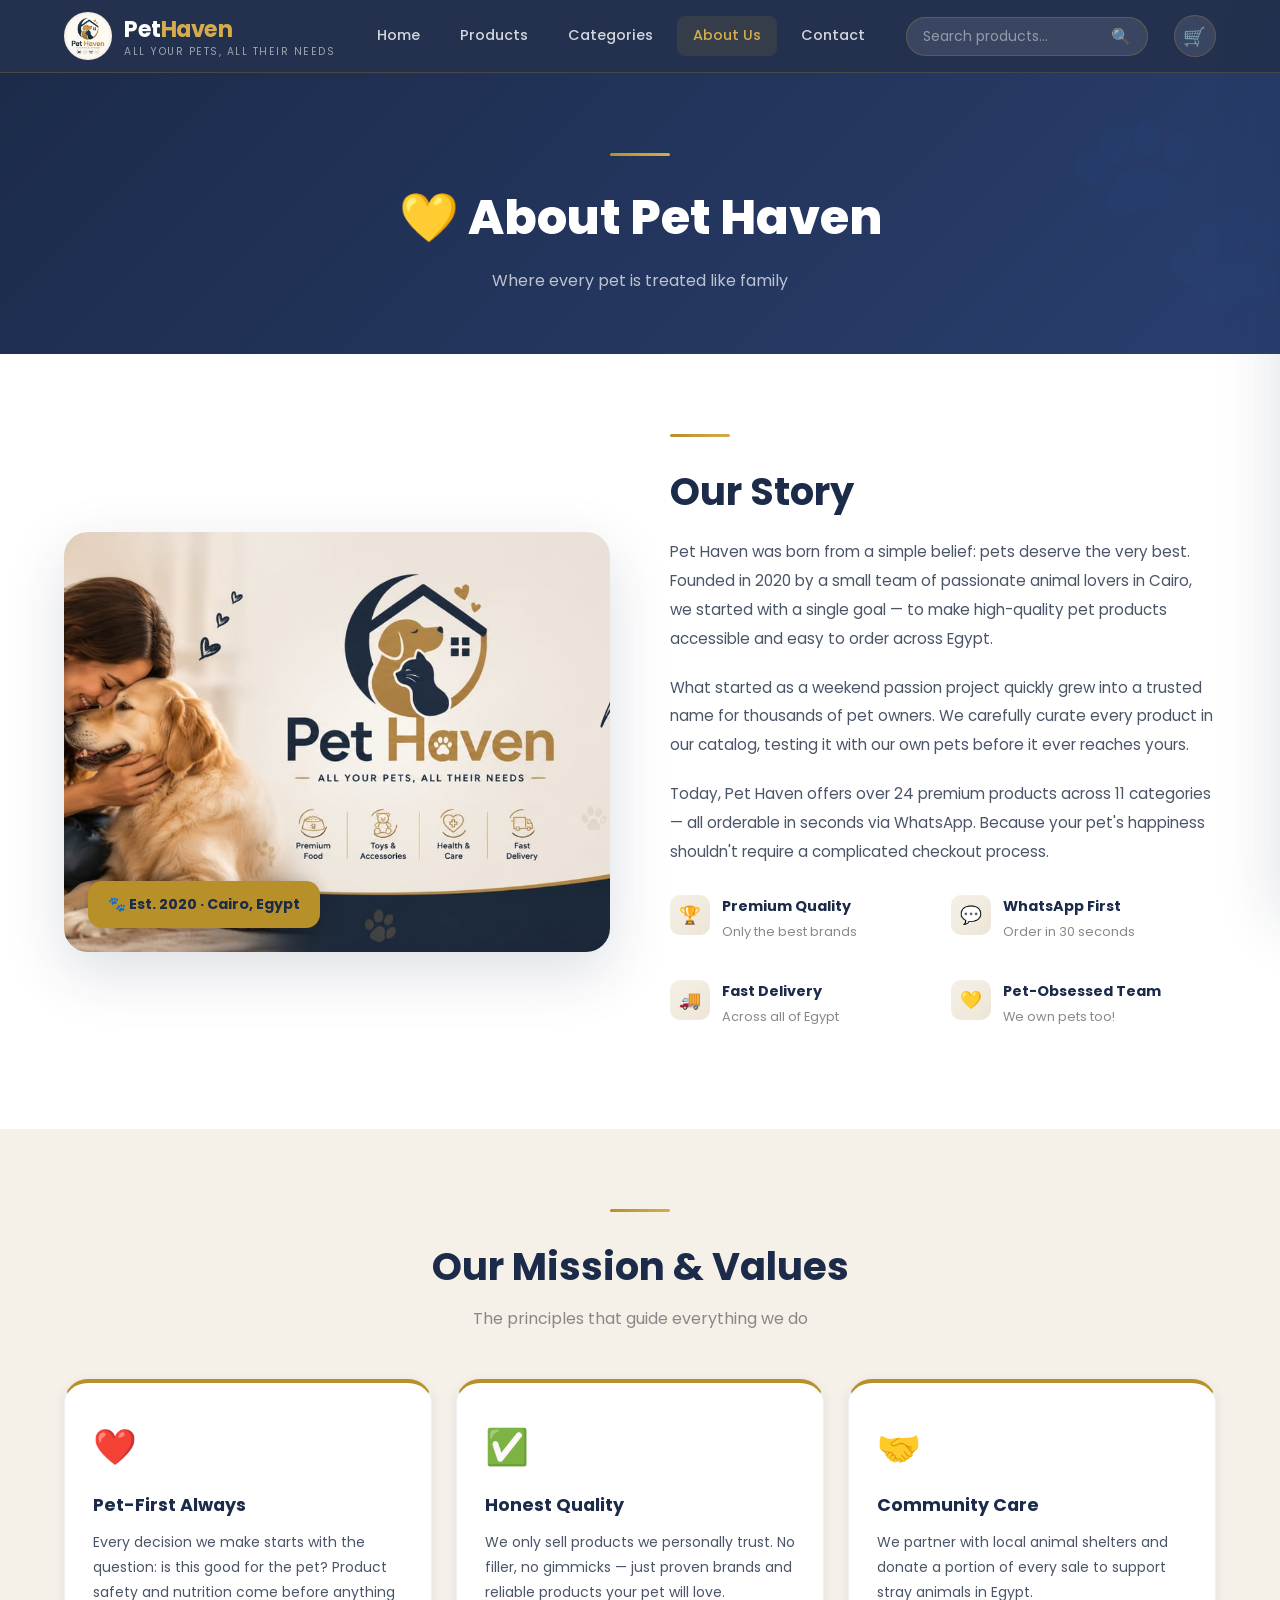
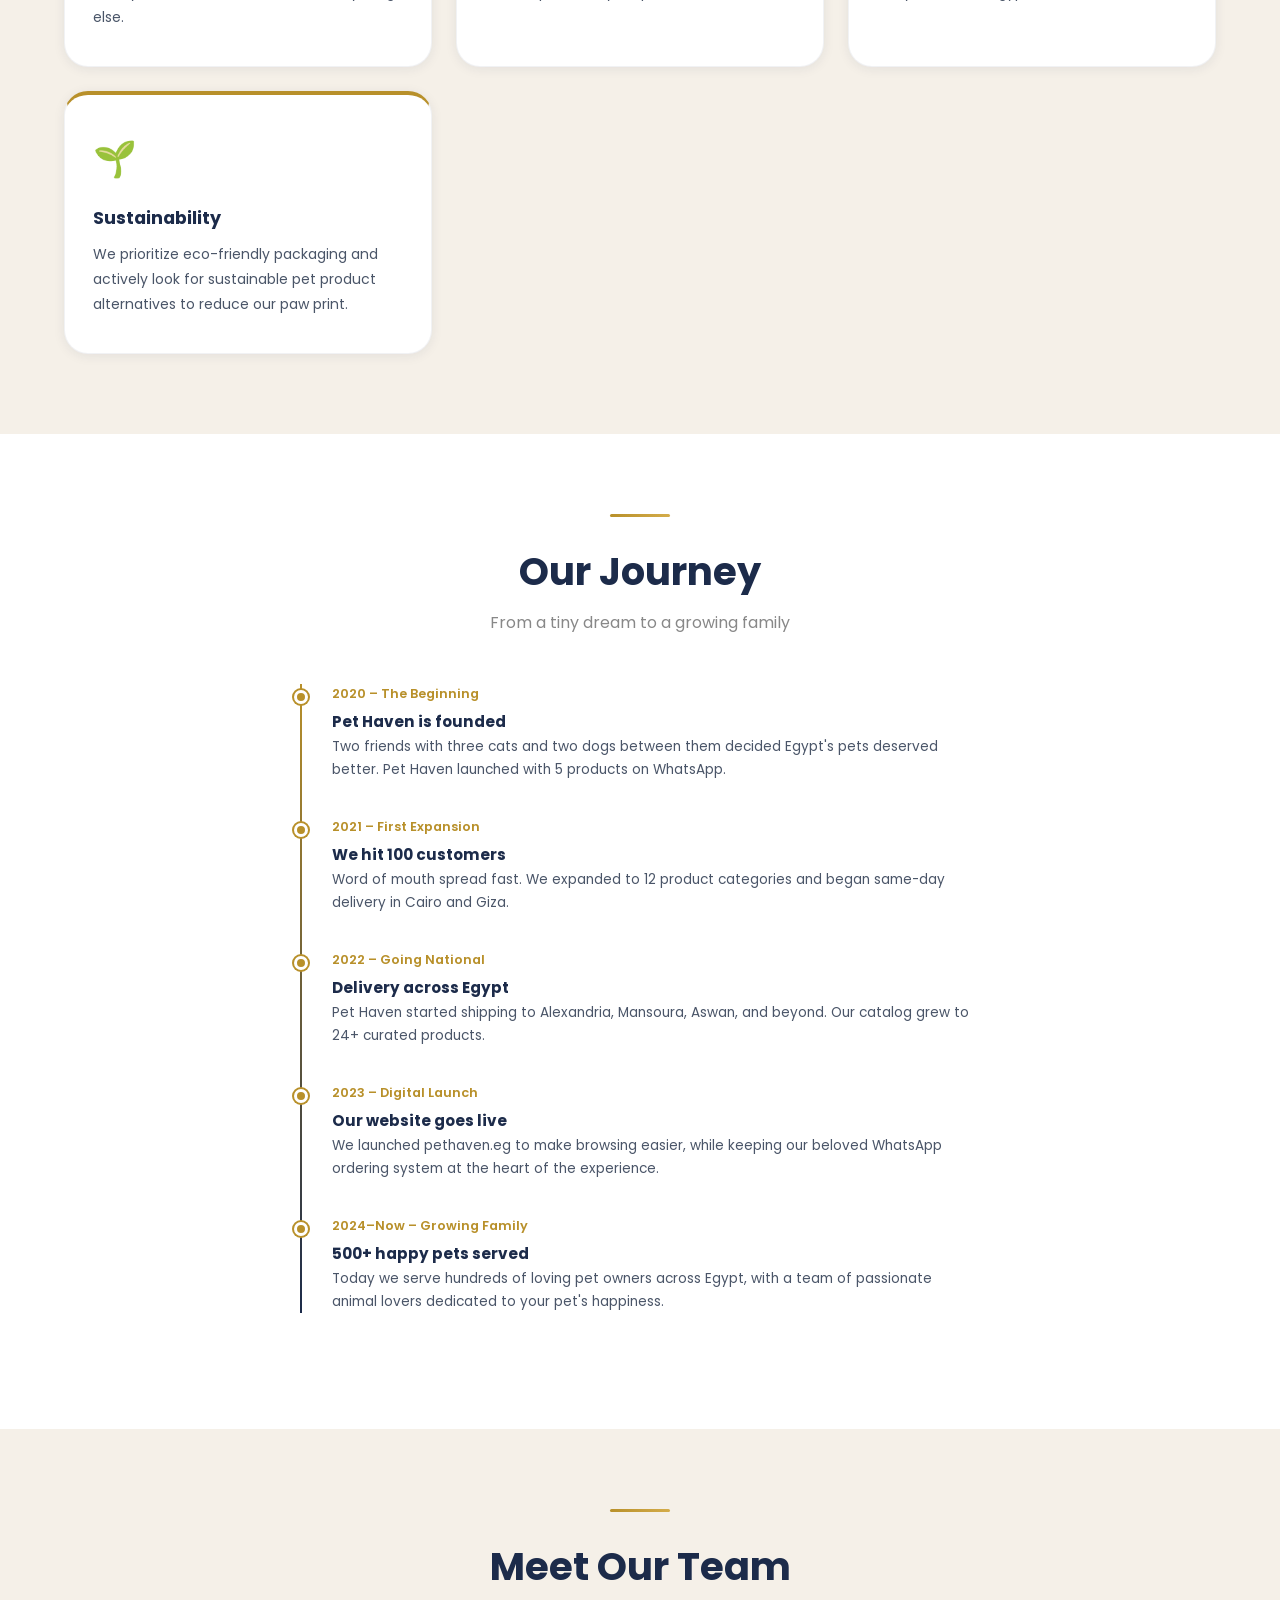
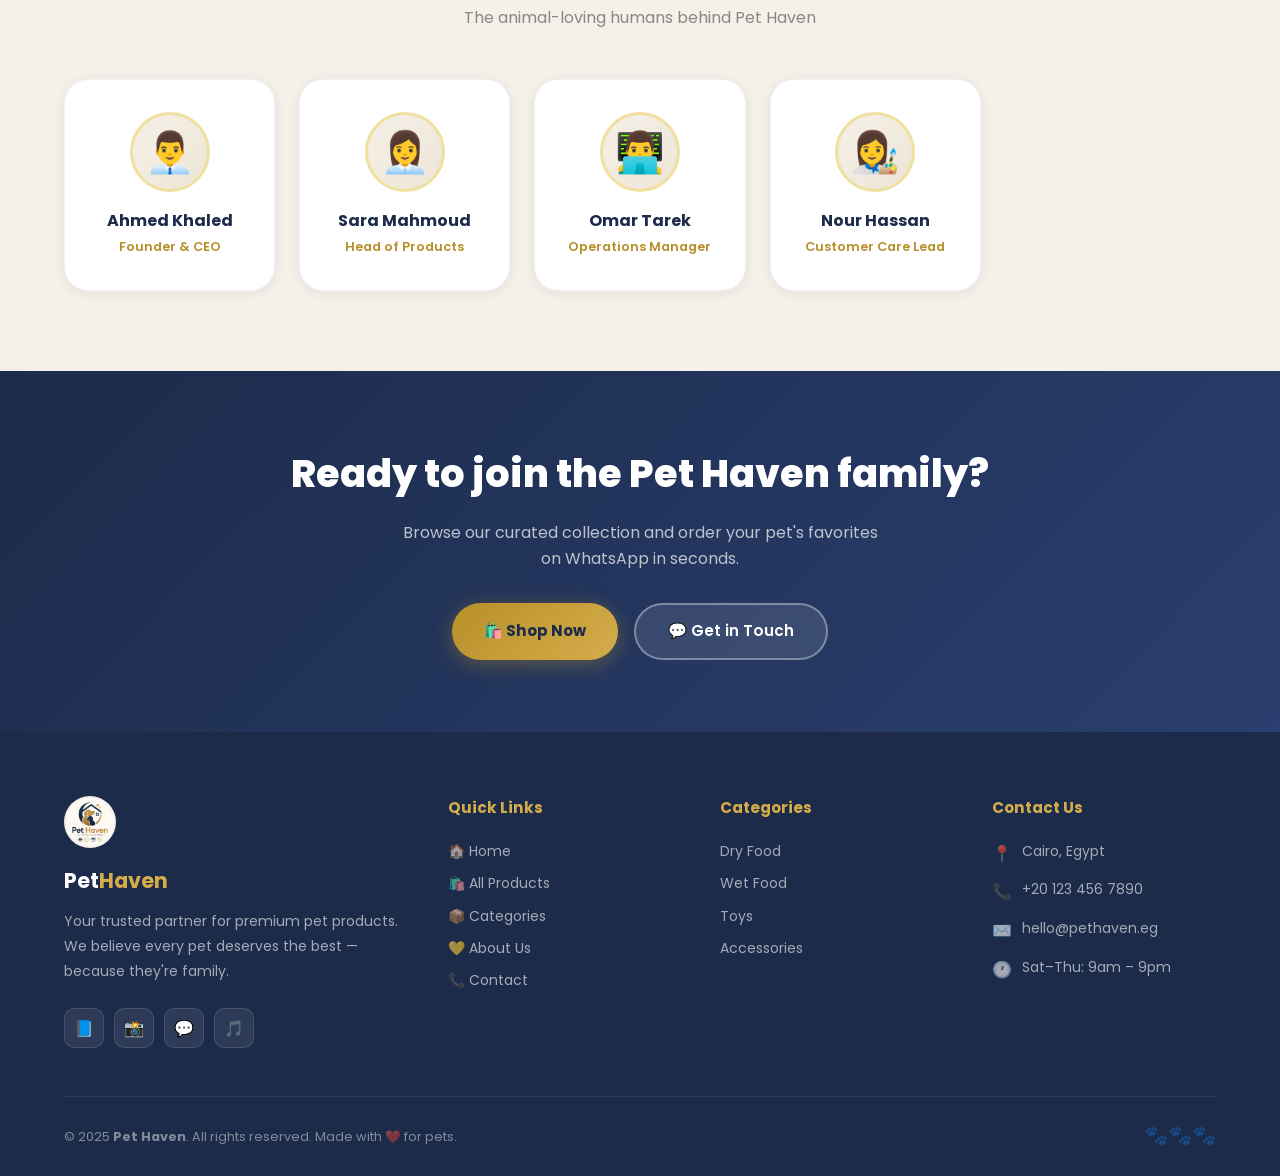
<file: about.html>
<!DOCTYPE html>
<html lang="en">
<head>
  <meta charset="UTF-8">
  <meta name="viewport" content="width=device-width, initial-scale=1.0">
  <meta name="description" content="Learn about Pet Haven – our story, mission, and the team dedicated to your pet's happiness.">
  <title>About Us – Pet Haven</title>
  <link rel="stylesheet" href="style.css">
  <link rel="icon" href="data:image/svg+xml,<svg xmlns='http://www.w3.org/2000/svg' viewBox='0 0 100 100'><text y='.9em' font-size='90'>🐾</text></svg>">
  <style>
    .mission-grid {
      display: grid;
      grid-template-columns: repeat(auto-fill, minmax(280px, 1fr));
      gap: 24px;
      margin-top: 48px;
    }
    .mission-card {
      background: var(--white);
      border-radius: var(--radius-lg);
      padding: 36px 28px;
      box-shadow: var(--shadow-sm);
      border: 1px solid rgba(28,43,74,0.06);
      border-top: 4px solid var(--gold);
      transition: var(--transition);
    }
    .mission-card:hover { transform: translateY(-4px); box-shadow: var(--shadow-md); }
    .mission-card .m-icon { font-size: 2.2rem; margin-bottom: 16px; }
    .mission-card h3 { font-size: 1.1rem; color: var(--navy); font-weight: 700; margin-bottom: 10px; }
    .mission-card p  { font-size: 0.875rem; color: var(--text-mid); line-height: 1.8; }

    .timeline { position: relative; padding-left: 32px; }
    .timeline::before {
      content: '';
      position: absolute;
      left: 0;
      top: 0;
      bottom: 0;
      width: 2px;
      background: linear-gradient(to bottom, var(--gold), var(--navy));
    }
    .timeline-item {
      position: relative;
      margin-bottom: 36px;
    }
    .timeline-item::before {
      content: '';
      position: absolute;
      left: -38px;
      top: 6px;
      width: 14px;
      height: 14px;
      border-radius: 50%;
      background: var(--gold);
      border: 3px solid var(--white);
      box-shadow: 0 0 0 2px var(--gold);
    }
    .timeline-item h4 { font-size: 0.95rem; color: var(--navy); font-weight: 700; }
    .timeline-item span { font-size: 0.8rem; color: var(--gold); font-weight: 600; display: block; margin-bottom: 6px; }
    .timeline-item p { font-size: 0.85rem; color: var(--text-mid); line-height: 1.7; }
  </style>
</head>
<body>

<!-- NAVIGATION -->
<header>
  <nav class="navbar">
    <div class="nav-container">
      <button class="mobile-search-toggle" id="mobileSearchToggle" aria-label="Search" aria-expanded="false">🔍</button>
      <a href="index.html" class="nav-logo">
        <img src="logo.jpeg" alt="Pet Haven Logo" width="48" height="48">
        <div class="logo-text">
          <span class="brand-pet">Pet</span><span class="brand-haven">Haven</span>
          <span class="brand-tag">All Your Pets, All Their Needs</span>
        </div>
      </a>
      <nav class="nav-links">
        <a href="index.html">Home</a>
        <a href="products.html">Products</a>
        <a href="categories.html">Categories</a>
        <a href="about.html">About Us</a>
        <a href="contact.html">Contact</a>
      </nav>
      <form class="nav-search" id="navSearchForm" role="search">
        <input type="search" placeholder="Search products..." aria-label="Search">
        <button type="submit">🔍</button>
      </form>
      <div class="nav-actions">
        <button class="cart-btn" id="cartBtn" aria-label="Open cart" aria-haspopup="dialog">
          🛒
          <span class="cart-count" id="cartCount">0</span>
        </button>
        <button class="hamburger" aria-label="Toggle menu"><span></span><span></span><span></span></button>
      </div>
    </div>
    <div class="mobile-menu">
      <a href="index.html">🏠 Home</a>
      <a href="products.html">🛍️ Products</a>
      <a href="categories.html">📦 Categories</a>
      <a href="about.html">💛 About Us</a>
      <a href="contact.html">📞 Contact</a>
      <form class="mobile-search" id="mobileSearchForm">
        <span>🔍</span><input type="search" placeholder="Search..." aria-label="Search">
      </form>
    </div>
    <div class="mobile-search-bar" id="mobileSearchBar">
      <form id="mobileHeaderSearchForm" role="search" aria-label="Search products">
        <input type="search" id="mobileHeaderSearchInput" placeholder="Search products..." aria-label="Search" autocomplete="off">
        <button type="submit" aria-label="Submit search">🔍</button>
      </form>
    </div>
  </nav>
</header>

<main>

  <section class="page-hero">
    <div class="gold-line"></div>
    <h1>💛 About Pet Haven</h1>
    <p>Where every pet is treated like family</p>
  </section>

  <!-- Our Story -->
  <section class="section">
    <div class="container">
      <div class="about-grid">
        <div class="about-img-wrap">
          <img src="banner.jpeg" alt="Pet Haven banner showing a person with their dog" loading="lazy">
          <div class="about-img-badge">🐾 Est. 2020 · Cairo, Egypt</div>
        </div>

        <div class="about-content">
          <div class="gold-line"></div>
          <h2 class="section-title">Our Story</h2>
          <p>
            Pet Haven was born from a simple belief: pets deserve the very best. Founded in 2020 by a small team of passionate animal lovers in Cairo, we started with a single goal — to make high-quality pet products accessible and easy to order across Egypt.
          </p>
          <p>
            What started as a weekend passion project quickly grew into a trusted name for thousands of pet owners. We carefully curate every product in our catalog, testing it with our own pets before it ever reaches yours.
          </p>
          <p>
            Today, Pet Haven offers over 24 premium products across 11 categories — all orderable in seconds via WhatsApp. Because your pet's happiness shouldn't require a complicated checkout process.
          </p>

          <div class="about-features">
            <div class="about-feature">
              <div class="af-icon">🏆</div>
              <div>
                <h4>Premium Quality</h4>
                <p>Only the best brands</p>
              </div>
            </div>
            <div class="about-feature">
              <div class="af-icon">💬</div>
              <div>
                <h4>WhatsApp First</h4>
                <p>Order in 30 seconds</p>
              </div>
            </div>
            <div class="about-feature">
              <div class="af-icon">🚚</div>
              <div>
                <h4>Fast Delivery</h4>
                <p>Across all of Egypt</p>
              </div>
            </div>
            <div class="about-feature">
              <div class="af-icon">💛</div>
              <div>
                <h4>Pet-Obsessed Team</h4>
                <p>We own pets too!</p>
              </div>
            </div>
          </div>
        </div>
      </div>
    </div>
  </section>

  <!-- Mission -->
  <section class="section section-alt">
    <div class="container">
      <div class="text-center">
        <div class="gold-line"></div>
        <h2 class="section-title">Our Mission & Values</h2>
        <p class="section-subtitle">The principles that guide everything we do</p>
      </div>

      <div class="mission-grid">
        <div class="mission-card">
          <div class="m-icon">❤️</div>
          <h3>Pet-First Always</h3>
          <p>Every decision we make starts with the question: is this good for the pet? Product safety and nutrition come before anything else.</p>
        </div>
        <div class="mission-card">
          <div class="m-icon">✅</div>
          <h3>Honest Quality</h3>
          <p>We only sell products we personally trust. No filler, no gimmicks — just proven brands and reliable products your pet will love.</p>
        </div>
        <div class="mission-card">
          <div class="m-icon">🤝</div>
          <h3>Community Care</h3>
          <p>We partner with local animal shelters and donate a portion of every sale to support stray animals in Egypt.</p>
        </div>
        <div class="mission-card">
          <div class="m-icon">🌱</div>
          <h3>Sustainability</h3>
          <p>We prioritize eco-friendly packaging and actively look for sustainable pet product alternatives to reduce our paw print.</p>
        </div>
      </div>
    </div>
  </section>

  <!-- Our Journey Timeline -->
  <section class="section">
    <div class="container">
      <div style="max-width: 680px; margin: 0 auto;">
        <div class="text-center" style="margin-bottom: 48px;">
          <div class="gold-line"></div>
          <h2 class="section-title">Our Journey</h2>
          <p class="section-subtitle">From a tiny dream to a growing family</p>
        </div>

        <div class="timeline">
          <div class="timeline-item">
            <span>2020 – The Beginning</span>
            <h4>Pet Haven is founded</h4>
            <p>Two friends with three cats and two dogs between them decided Egypt's pets deserved better. Pet Haven launched with 5 products on WhatsApp.</p>
          </div>
          <div class="timeline-item">
            <span>2021 – First Expansion</span>
            <h4>We hit 100 customers</h4>
            <p>Word of mouth spread fast. We expanded to 12 product categories and began same-day delivery in Cairo and Giza.</p>
          </div>
          <div class="timeline-item">
            <span>2022 – Going National</span>
            <h4>Delivery across Egypt</h4>
            <p>Pet Haven started shipping to Alexandria, Mansoura, Aswan, and beyond. Our catalog grew to 24+ curated products.</p>
          </div>
          <div class="timeline-item">
            <span>2023 – Digital Launch</span>
            <h4>Our website goes live</h4>
            <p>We launched pethaven.eg to make browsing easier, while keeping our beloved WhatsApp ordering system at the heart of the experience.</p>
          </div>
          <div class="timeline-item">
            <span>2024–Now – Growing Family</span>
            <h4>500+ happy pets served</h4>
            <p>Today we serve hundreds of loving pet owners across Egypt, with a team of passionate animal lovers dedicated to your pet's happiness.</p>
          </div>
        </div>
      </div>
    </div>
  </section>

  <!-- Team -->
  <section class="section section-alt">
    <div class="container">
      <div class="text-center">
        <div class="gold-line"></div>
        <h2 class="section-title">Meet Our Team</h2>
        <p class="section-subtitle">The animal-loving humans behind Pet Haven</p>
      </div>

      <div class="team-grid">
        <div class="team-card">
          <div class="team-avatar">👨‍💼</div>
          <h3>Ahmed Khaled</h3>
          <p>Founder & CEO</p>
        </div>
        <div class="team-card">
          <div class="team-avatar">👩‍💼</div>
          <h3>Sara Mahmoud</h3>
          <p>Head of Products</p>
        </div>
        <div class="team-card">
          <div class="team-avatar">👨‍💻</div>
          <h3>Omar Tarek</h3>
          <p>Operations Manager</p>
        </div>
        <div class="team-card">
          <div class="team-avatar">👩‍🎨</div>
          <h3>Nour Hassan</h3>
          <p>Customer Care Lead</p>
        </div>
      </div>
    </div>
  </section>

  <!-- CTA -->
  <section style="background: linear-gradient(135deg, #1C2B4A, #2A3F6F); padding: 72px 24px; text-align: center;">
    <div class="container">
      <h2 style="color: #fff; font-size: clamp(1.6rem,3.5vw,2.4rem); font-weight: 800; margin-bottom: 16px;">Ready to join the Pet Haven family?</h2>
      <p style="color: rgba(255,255,255,0.7); margin-bottom: 32px; max-width: 480px; margin-left: auto; margin-right: auto; margin-bottom: 32px;">Browse our curated collection and order your pet's favorites on WhatsApp in seconds.</p>
      <div style="display: flex; gap: 16px; justify-content: center; flex-wrap: wrap;">
        <a href="products.html" class="btn-primary">🛍️ Shop Now</a>
        <a href="contact.html" class="btn-secondary">💬 Get in Touch</a>
      </div>
    </div>
  </section>

</main>

<!-- FOOTER -->
<footer class="footer">
  <div class="container">
    <div class="footer-grid">
      <div class="footer-brand">
        <img src="logo.jpeg" alt="Pet Haven Logo" width="52" height="52">
        <div class="brand-name">Pet<span>Haven</span></div>
        <p>Your trusted partner for premium pet products. We believe every pet deserves the best — because they're family.</p>
        <div class="social-links">
          <a href="#" class="social-link">📘</a>
          <a href="#" class="social-link">📸</a>
          <a href="https://wa.me/201029984030" class="social-link" target="_blank" rel="noopener">💬</a>
          <a href="#" class="social-link">🎵</a>
        </div>
      </div>
      <div class="footer-col">
        <h4>Quick Links</h4>
        <ul>
          <li><a href="index.html">🏠 Home</a></li>
          <li><a href="products.html">🛍️ All Products</a></li>
          <li><a href="categories.html">📦 Categories</a></li>
          <li><a href="about.html">💛 About Us</a></li>
          <li><a href="contact.html">📞 Contact</a></li>
        </ul>
      </div>
      <div class="footer-col">
        <h4>Categories</h4>
        <ul>
          <li><a href="products.html?category=dry-food">Dry Food</a></li>
          <li><a href="products.html?category=wet-food">Wet Food</a></li>
          <li><a href="products.html?category=toys">Toys</a></li>
          <li><a href="products.html?category=accessories">Accessories</a></li>
        </ul>
      </div>
      <div class="footer-col">
        <h4>Contact Us</h4>
        <div class="footer-contact-item"><span>📍</span><span>Cairo, Egypt</span></div>
        <div class="footer-contact-item"><span>📞</span><span>+20 123 456 7890</span></div>
        <div class="footer-contact-item"><span>✉️</span><span>hello@pethaven.eg</span></div>
        <div class="footer-contact-item"><span>🕐</span><span>Sat–Thu: 9am – 9pm</span></div>
      </div>
    </div>
    <div class="footer-bottom">
      <p>© 2025 <strong>Pet Haven</strong>. All rights reserved. Made with ❤️ for pets.</p>
      <span class="footer-paw">🐾🐾🐾</span>
    </div>
  </div>
</footer>

<button id="scrollTop" aria-label="Scroll to top">↑</button>
<!-- CART DRAWER -->
<div class="cart-overlay" id="cartOverlay"></div>
<aside class="cart-drawer" id="cartDrawer" role="dialog" aria-label="Shopping cart" aria-modal="true">
  <div class="cart-drawer-header">
    <h3>🛒 Your Cart</h3>
    <button class="cart-close" id="cartClose" aria-label="Close cart">✕</button>
  </div>
  <div class="cart-drawer-body" id="cartDrawerBody">
    <div class="cart-empty">
      <div class="icon">🛒</div>
      <h3>Your cart is empty</h3>
      <p>Add some products to get started!</p>
    </div>
  </div>
  <div class="cart-drawer-footer">
    <div class="cart-total-row">
      <span>Total</span>
      <span class="cart-total-amount" id="cartTotalAmount">0 EGP</span>
    </div>
    <button class="btn-whatsapp cart-whatsapp-btn" onclick="orderCartOnWhatsApp()">
      <svg viewBox="0 0 24 24" fill="currentColor"><path d="M17.472 14.382c-.297-.149-1.758-.867-2.03-.967-.273-.099-.471-.148-.67.15-.197.297-.767.966-.94 1.164-.173.199-.347.223-.644.075-.297-.15-1.255-.463-2.39-1.475-.883-.788-1.48-1.761-1.653-2.059-.173-.297-.018-.458.13-.606.134-.133.298-.347.446-.52.149-.174.198-.298.298-.497.099-.198.05-.371-.025-.52-.075-.149-.669-1.612-.916-2.207-.242-.579-.487-.5-.669-.51-.173-.008-.371-.01-.57-.01-.198 0-.52.074-.792.372-.272.297-1.04 1.016-1.04 2.479 0 1.462 1.065 2.875 1.213 3.074.149.198 2.096 3.2 5.077 4.487.709.306 1.262.489 1.694.625.712.227 1.36.195 1.871.118.571-.085 1.758-.719 2.006-1.413.248-.694.248-1.289.173-1.413-.074-.124-.272-.198-.57-.347z"/><path d="M12 0C5.373 0 0 5.373 0 12c0 2.124.558 4.118 1.532 5.848L.057 23.999l6.305-1.654A11.954 11.954 0 0012 24c6.627 0 12-5.373 12-12S18.627 0 12 0zm0 21.818a9.818 9.818 0 01-5.007-1.37l-.36-.214-3.733.979 1-3.628-.234-.373A9.817 9.817 0 012.182 12C2.182 6.578 6.578 2.182 12 2.182S21.818 6.578 21.818 12 17.422 21.818 12 21.818z"/></svg>
      Order on WhatsApp
    </button>
    <button class="cart-clear-btn" id="cartClearBtn">🗑️ Clear Cart</button>
  </div>
</aside>

<script src="script.js"></script>
</body>
</html>
</file>
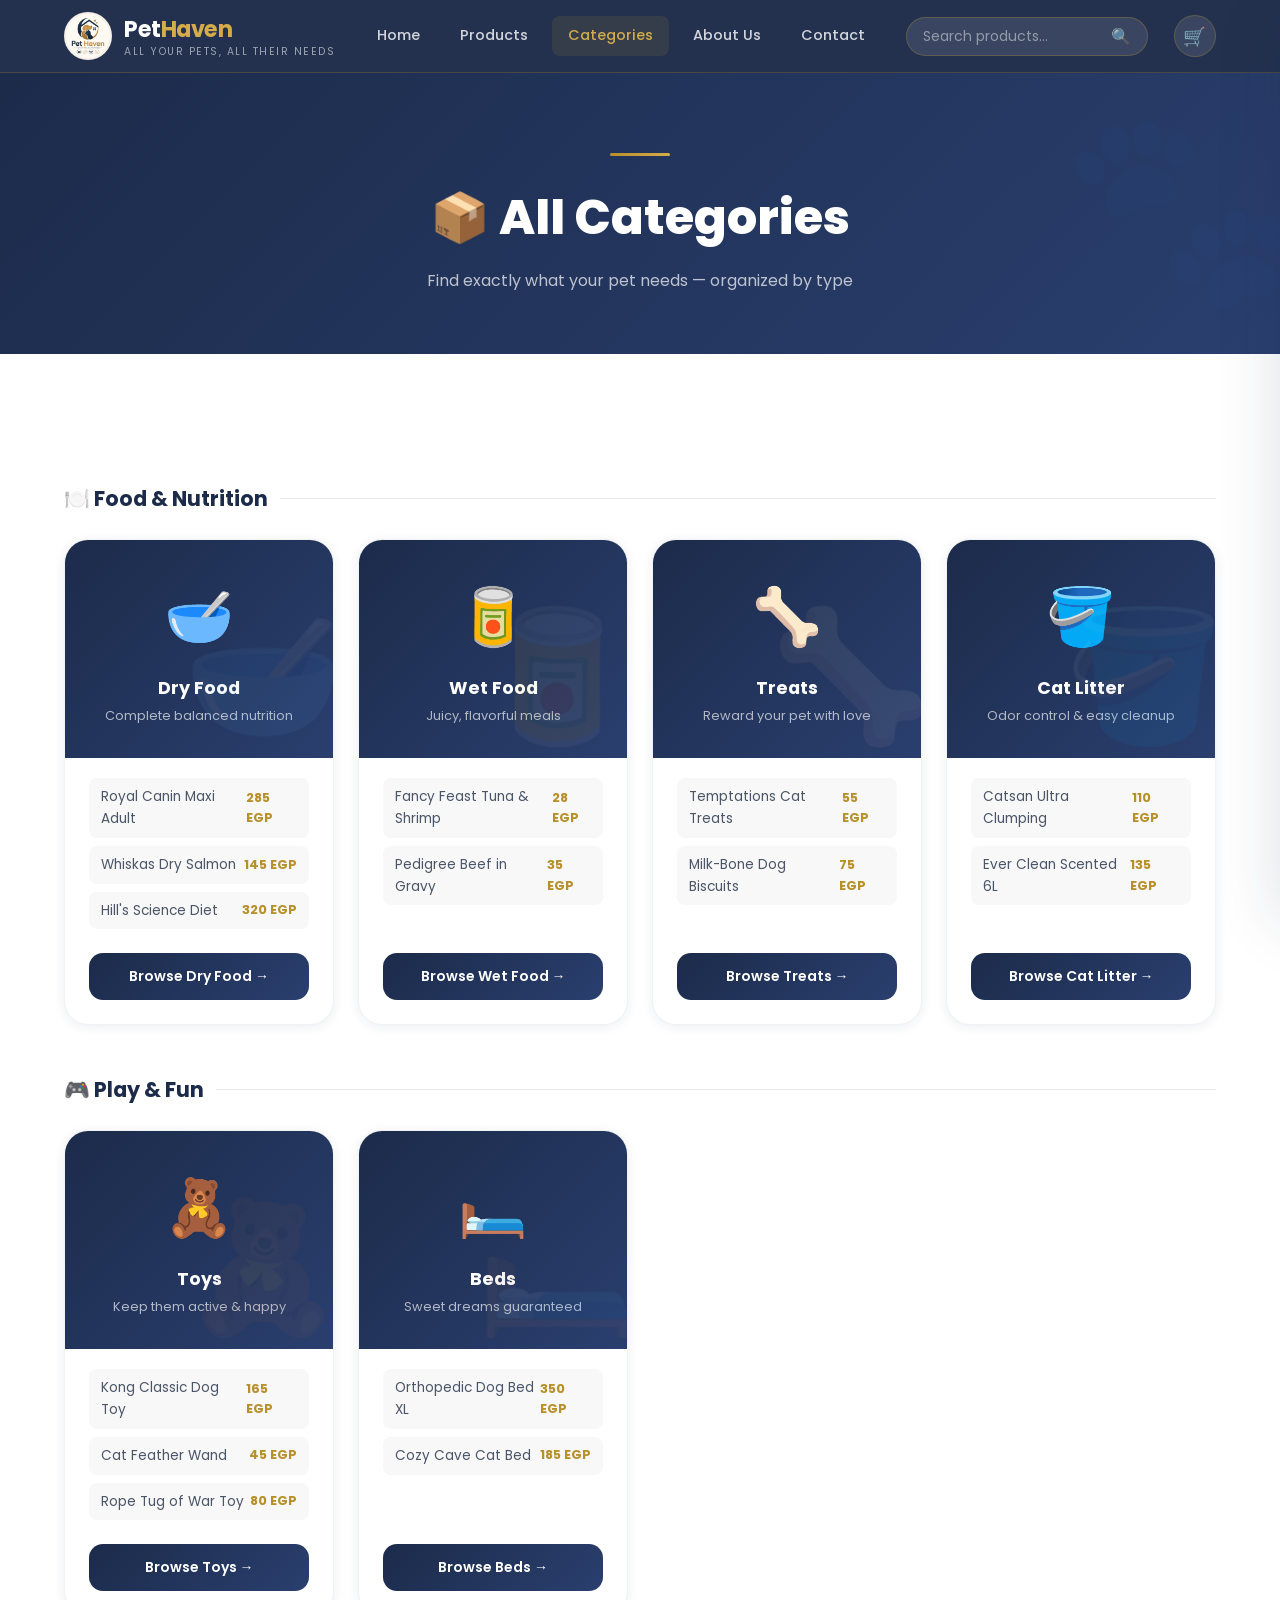
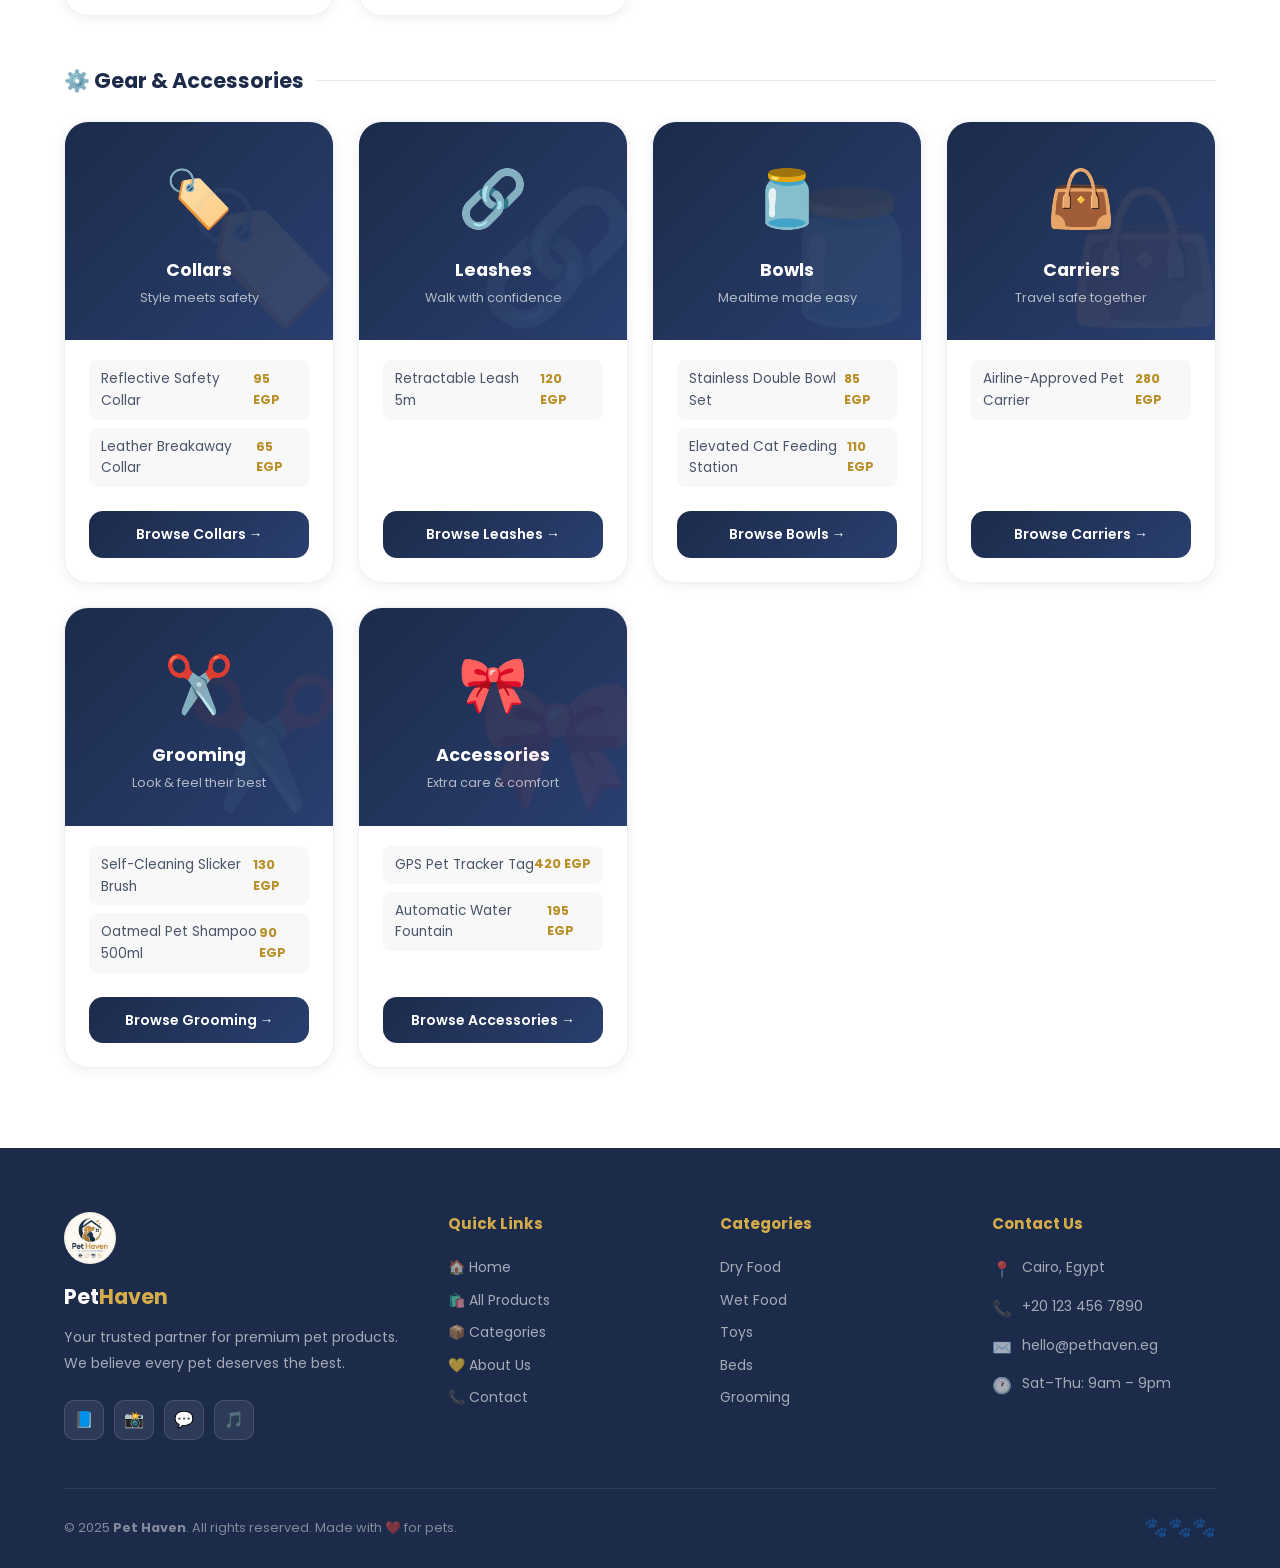
<file: categories.html>
<!DOCTYPE html>
<html lang="en">
<head>
  <meta charset="UTF-8">
  <meta name="viewport" content="width=device-width, initial-scale=1.0">
  <meta name="description" content="Browse all Pet Haven product categories – food, toys, grooming, accessories and more.">
  <title>Categories – Pet Haven</title>
  <link rel="stylesheet" href="style.css">
  <link rel="icon" href="data:image/svg+xml,<svg xmlns='http://www.w3.org/2000/svg' viewBox='0 0 100 100'><text y='.9em' font-size='90'>🐾</text></svg>">
  <style>
    /* Categories page specific styles */
    .cat-section-title {
      font-size: 1.3rem;
      font-weight: 700;
      color: var(--navy);
      margin: 48px 0 24px;
      display: flex;
      align-items: center;
      gap: 12px;
    }
    .cat-section-title::after {
      content: '';
      flex: 1;
      height: 1px;
      background: rgba(28,43,74,0.1);
    }

    .cat-big-card {
      background: var(--white);
      border-radius: var(--radius-lg);
      overflow: hidden;
      box-shadow: var(--shadow-sm);
      border: 1px solid rgba(28,43,74,0.06);
      transition: var(--transition);
      display: flex;
      flex-direction: column;
    }
    .cat-big-card:hover {
      transform: translateY(-6px);
      box-shadow: var(--shadow-md);
      border-color: rgba(184,144,42,0.25);
    }
    .cat-big-card-header {
      background: linear-gradient(135deg, var(--navy), var(--navy-light));
      padding: 32px 24px;
      text-align: center;
      position: relative;
      overflow: hidden;
    }
    .cat-big-card-header::before {
      content: attr(data-emoji);
      position: absolute;
      font-size: 8rem;
      opacity: 0.07;
      right: -10px;
      bottom: -20px;
    }
    .cat-big-card-header .icon { font-size: 3.5rem; display: block; margin-bottom: 12px; }
    .cat-big-card-header h3 { color: var(--white); font-size: 1.1rem; font-weight: 700; }
    .cat-big-card-header p  { color: rgba(255,255,255,0.65); font-size: 0.8rem; margin-top: 4px; }
    .cat-big-card-body { padding: 20px 24px 24px; flex: 1; }
    .cat-big-card-body ul { display: flex; flex-direction: column; gap: 8px; }
    .cat-big-card-body ul li {
      font-size: 0.85rem;
      color: var(--text-mid);
      padding: 8px 12px;
      background: var(--gray-light);
      border-radius: 8px;
      display: flex;
      align-items: center;
      justify-content: space-between;
    }
    .cat-big-card-body ul li span { color: var(--gold); font-weight: 700; font-size: 0.8rem; }
    .cat-big-card-footer { padding: 0 24px 24px; }
    .cat-big-card-footer a {
      display: block;
      text-align: center;
      background: linear-gradient(135deg, var(--navy), var(--navy-light));
      color: var(--white);
      padding: 12px;
      border-radius: var(--radius);
      font-size: 0.875rem;
      font-weight: 600;
      transition: var(--transition);
    }
    .cat-big-card-footer a:hover { opacity: 0.9; transform: translateY(-1px); }

    .pet-tabs {
      display: flex;
      gap: 12px;
      margin-bottom: 32px;
      flex-wrap: wrap;
    }
    .pet-tab {
      padding: 12px 32px;
      border-radius: 50px;
      font-size: 1rem;
      font-weight: 700;
      border: 2px solid rgba(28,43,74,0.15);
      background: var(--white);
      color: var(--text-mid);
      cursor: pointer;
      transition: var(--transition);
      display: flex;
      align-items: center;
      gap: 8px;
    }
    .pet-tab.active, .pet-tab:hover {
      background: var(--navy);
      color: var(--white);
      border-color: var(--navy);
    }
  </style>
</head>
<body>

<!-- NAVIGATION -->
<header>
  <nav class="navbar" role="navigation">
    <div class="nav-container">
      <button class="mobile-search-toggle" id="mobileSearchToggle" aria-label="Search" aria-expanded="false">🔍</button>
      <a href="index.html" class="nav-logo">
        <img src="logo.jpeg" alt="Pet Haven Logo" width="48" height="48">
        <div class="logo-text">
          <span class="brand-pet">Pet</span><span class="brand-haven">Haven</span>
          <span class="brand-tag">All Your Pets, All Their Needs</span>
        </div>
      </a>
      <nav class="nav-links">
        <a href="index.html">Home</a>
        <a href="products.html">Products</a>
        <a href="categories.html">Categories</a>
        <a href="about.html">About Us</a>
        <a href="contact.html">Contact</a>
      </nav>
      <form class="nav-search" id="navSearchForm" role="search">
        <input type="search" placeholder="Search products..." aria-label="Search">
        <button type="submit">🔍</button>
      </form>
      <div class="nav-actions">
        <button class="cart-btn" id="cartBtn" aria-label="Open cart" aria-haspopup="dialog">
          🛒
          <span class="cart-count" id="cartCount">0</span>
        </button>
        <button class="hamburger" aria-label="Toggle menu"><span></span><span></span><span></span></button>
      </div>
    </div>
    <div class="mobile-menu">
      <a href="index.html">🏠 Home</a>
      <a href="products.html">🛍️ Products</a>
      <a href="categories.html">📦 Categories</a>
      <a href="about.html">💛 About Us</a>
      <a href="contact.html">📞 Contact</a>
      <form class="mobile-search" id="mobileSearchForm">
        <span>🔍</span><input type="search" placeholder="Search..." aria-label="Search">
      </form>
    </div>
    <div class="mobile-search-bar" id="mobileSearchBar">
      <form id="mobileHeaderSearchForm" role="search" aria-label="Search products">
        <input type="search" id="mobileHeaderSearchInput" placeholder="Search products..." aria-label="Search" autocomplete="off">
        <button type="submit" aria-label="Submit search">🔍</button>
      </form>
    </div>
  </nav>
</header>

<main>

  <section class="page-hero">
    <div class="gold-line"></div>
    <h1>📦 All Categories</h1>
    <p>Find exactly what your pet needs — organized by type</p>
  </section>

  <section class="section">
    <div class="container">

      <!-- Food & Nutrition -->
      <div class="cat-section-title">🍽️ Food & Nutrition</div>
      <div class="products-grid" style="grid-template-columns: repeat(auto-fill, minmax(240px, 1fr));">

        <div class="cat-big-card">
          <div class="cat-big-card-header" data-emoji="🥣">
            <span class="icon">🥣</span>
            <h3>Dry Food</h3>
            <p>Complete balanced nutrition</p>
          </div>
          <div class="cat-big-card-body">
            <ul>
              <li>Royal Canin Maxi Adult <span>285 EGP</span></li>
              <li>Whiskas Dry Salmon <span>145 EGP</span></li>
              <li>Hill's Science Diet <span>320 EGP</span></li>
            </ul>
          </div>
          <div class="cat-big-card-footer">
            <a href="products.html?category=dry-food">Browse Dry Food →</a>
          </div>
        </div>

        <div class="cat-big-card">
          <div class="cat-big-card-header" data-emoji="🥫">
            <span class="icon">🥫</span>
            <h3>Wet Food</h3>
            <p>Juicy, flavorful meals</p>
          </div>
          <div class="cat-big-card-body">
            <ul>
              <li>Fancy Feast Tuna & Shrimp <span>28 EGP</span></li>
              <li>Pedigree Beef in Gravy <span>35 EGP</span></li>
            </ul>
          </div>
          <div class="cat-big-card-footer">
            <a href="products.html?category=wet-food">Browse Wet Food →</a>
          </div>
        </div>

        <div class="cat-big-card">
          <div class="cat-big-card-header" data-emoji="🦴">
            <span class="icon">🦴</span>
            <h3>Treats</h3>
            <p>Reward your pet with love</p>
          </div>
          <div class="cat-big-card-body">
            <ul>
              <li>Temptations Cat Treats <span>55 EGP</span></li>
              <li>Milk-Bone Dog Biscuits <span>75 EGP</span></li>
            </ul>
          </div>
          <div class="cat-big-card-footer">
            <a href="products.html?category=treats">Browse Treats →</a>
          </div>
        </div>

        <div class="cat-big-card">
          <div class="cat-big-card-header" data-emoji="🪣">
            <span class="icon">🪣</span>
            <h3>Cat Litter</h3>
            <p>Odor control & easy cleanup</p>
          </div>
          <div class="cat-big-card-body">
            <ul>
              <li>Catsan Ultra Clumping <span>110 EGP</span></li>
              <li>Ever Clean Scented 6L <span>135 EGP</span></li>
            </ul>
          </div>
          <div class="cat-big-card-footer">
            <a href="products.html?category=cat-litter">Browse Cat Litter →</a>
          </div>
        </div>

      </div>

      <!-- Play & Fun -->
      <div class="cat-section-title">🎮 Play & Fun</div>
      <div class="products-grid" style="grid-template-columns: repeat(auto-fill, minmax(240px, 1fr));">

        <div class="cat-big-card">
          <div class="cat-big-card-header" data-emoji="🧸">
            <span class="icon">🧸</span>
            <h3>Toys</h3>
            <p>Keep them active & happy</p>
          </div>
          <div class="cat-big-card-body">
            <ul>
              <li>Kong Classic Dog Toy <span>165 EGP</span></li>
              <li>Cat Feather Wand <span>45 EGP</span></li>
              <li>Rope Tug of War Toy <span>80 EGP</span></li>
            </ul>
          </div>
          <div class="cat-big-card-footer">
            <a href="products.html?category=toys">Browse Toys →</a>
          </div>
        </div>

        <div class="cat-big-card">
          <div class="cat-big-card-header" data-emoji="🛏️">
            <span class="icon">🛏️</span>
            <h3>Beds</h3>
            <p>Sweet dreams guaranteed</p>
          </div>
          <div class="cat-big-card-body">
            <ul>
              <li>Orthopedic Dog Bed XL <span>350 EGP</span></li>
              <li>Cozy Cave Cat Bed <span>185 EGP</span></li>
            </ul>
          </div>
          <div class="cat-big-card-footer">
            <a href="products.html?category=beds">Browse Beds →</a>
          </div>
        </div>

      </div>

      <!-- Gear & Accessories -->
      <div class="cat-section-title">⚙️ Gear & Accessories</div>
      <div class="products-grid" style="grid-template-columns: repeat(auto-fill, minmax(240px, 1fr));">

        <div class="cat-big-card">
          <div class="cat-big-card-header" data-emoji="🏷️">
            <span class="icon">🏷️</span>
            <h3>Collars</h3>
            <p>Style meets safety</p>
          </div>
          <div class="cat-big-card-body">
            <ul>
              <li>Reflective Safety Collar <span>95 EGP</span></li>
              <li>Leather Breakaway Collar <span>65 EGP</span></li>
            </ul>
          </div>
          <div class="cat-big-card-footer">
            <a href="products.html?category=collars">Browse Collars →</a>
          </div>
        </div>

        <div class="cat-big-card">
          <div class="cat-big-card-header" data-emoji="🔗">
            <span class="icon">🔗</span>
            <h3>Leashes</h3>
            <p>Walk with confidence</p>
          </div>
          <div class="cat-big-card-body">
            <ul>
              <li>Retractable Leash 5m <span>120 EGP</span></li>
            </ul>
          </div>
          <div class="cat-big-card-footer">
            <a href="products.html?category=leashes">Browse Leashes →</a>
          </div>
        </div>

        <div class="cat-big-card">
          <div class="cat-big-card-header" data-emoji="🫙">
            <span class="icon">🫙</span>
            <h3>Bowls</h3>
            <p>Mealtime made easy</p>
          </div>
          <div class="cat-big-card-body">
            <ul>
              <li>Stainless Double Bowl Set <span>85 EGP</span></li>
              <li>Elevated Cat Feeding Station <span>110 EGP</span></li>
            </ul>
          </div>
          <div class="cat-big-card-footer">
            <a href="products.html?category=bowls">Browse Bowls →</a>
          </div>
        </div>

        <div class="cat-big-card">
          <div class="cat-big-card-header" data-emoji="👜">
            <span class="icon">👜</span>
            <h3>Carriers</h3>
            <p>Travel safe together</p>
          </div>
          <div class="cat-big-card-body">
            <ul>
              <li>Airline-Approved Pet Carrier <span>280 EGP</span></li>
            </ul>
          </div>
          <div class="cat-big-card-footer">
            <a href="products.html?category=carriers">Browse Carriers →</a>
          </div>
        </div>

        <div class="cat-big-card">
          <div class="cat-big-card-header" data-emoji="✂️">
            <span class="icon">✂️</span>
            <h3>Grooming</h3>
            <p>Look & feel their best</p>
          </div>
          <div class="cat-big-card-body">
            <ul>
              <li>Self-Cleaning Slicker Brush <span>130 EGP</span></li>
              <li>Oatmeal Pet Shampoo 500ml <span>90 EGP</span></li>
            </ul>
          </div>
          <div class="cat-big-card-footer">
            <a href="products.html?category=grooming-products">Browse Grooming →</a>
          </div>
        </div>

        <div class="cat-big-card">
          <div class="cat-big-card-header" data-emoji="🎀">
            <span class="icon">🎀</span>
            <h3>Accessories</h3>
            <p>Extra care & comfort</p>
          </div>
          <div class="cat-big-card-body">
            <ul>
              <li>GPS Pet Tracker Tag <span>420 EGP</span></li>
              <li>Automatic Water Fountain <span>195 EGP</span></li>
            </ul>
          </div>
          <div class="cat-big-card-footer">
            <a href="products.html?category=accessories">Browse Accessories →</a>
          </div>
        </div>

      </div>

    </div>
  </section>

</main>

<!-- FOOTER -->
<footer class="footer">
  <div class="container">
    <div class="footer-grid">
      <div class="footer-brand">
        <img src="logo.jpeg" alt="Pet Haven Logo" width="52" height="52">
        <div class="brand-name">Pet<span>Haven</span></div>
        <p>Your trusted partner for premium pet products. We believe every pet deserves the best.</p>
        <div class="social-links">
          <a href="#" class="social-link">📘</a>
          <a href="#" class="social-link">📸</a>
          <a href="https://wa.me/201029984030" class="social-link" target="_blank" rel="noopener">💬</a>
          <a href="#" class="social-link">🎵</a>
        </div>
      </div>
      <div class="footer-col">
        <h4>Quick Links</h4>
        <ul>
          <li><a href="index.html">🏠 Home</a></li>
          <li><a href="products.html">🛍️ All Products</a></li>
          <li><a href="categories.html">📦 Categories</a></li>
          <li><a href="about.html">💛 About Us</a></li>
          <li><a href="contact.html">📞 Contact</a></li>
        </ul>
      </div>
      <div class="footer-col">
        <h4>Categories</h4>
        <ul>
          <li><a href="products.html?category=dry-food">Dry Food</a></li>
          <li><a href="products.html?category=wet-food">Wet Food</a></li>
          <li><a href="products.html?category=toys">Toys</a></li>
          <li><a href="products.html?category=beds">Beds</a></li>
          <li><a href="products.html?category=grooming-products">Grooming</a></li>
        </ul>
      </div>
      <div class="footer-col">
        <h4>Contact Us</h4>
        <div class="footer-contact-item"><span>📍</span><span>Cairo, Egypt</span></div>
        <div class="footer-contact-item"><span>📞</span><span>+20 123 456 7890</span></div>
        <div class="footer-contact-item"><span>✉️</span><span>hello@pethaven.eg</span></div>
        <div class="footer-contact-item"><span>🕐</span><span>Sat–Thu: 9am – 9pm</span></div>
      </div>
    </div>
    <div class="footer-bottom">
      <p>© 2025 <strong>Pet Haven</strong>. All rights reserved. Made with ❤️ for pets.</p>
      <span class="footer-paw">🐾🐾🐾</span>
    </div>
  </div>
</footer>

<button id="scrollTop" aria-label="Scroll to top">↑</button>
<!-- CART DRAWER -->
<div class="cart-overlay" id="cartOverlay"></div>
<aside class="cart-drawer" id="cartDrawer" role="dialog" aria-label="Shopping cart" aria-modal="true">
  <div class="cart-drawer-header">
    <h3>🛒 Your Cart</h3>
    <button class="cart-close" id="cartClose" aria-label="Close cart">✕</button>
  </div>
  <div class="cart-drawer-body" id="cartDrawerBody">
    <div class="cart-empty">
      <div class="icon">🛒</div>
      <h3>Your cart is empty</h3>
      <p>Add some products to get started!</p>
    </div>
  </div>
  <div class="cart-drawer-footer">
    <div class="cart-total-row">
      <span>Total</span>
      <span class="cart-total-amount" id="cartTotalAmount">0 EGP</span>
    </div>
    <button class="btn-whatsapp cart-whatsapp-btn" onclick="orderCartOnWhatsApp()">
      <svg viewBox="0 0 24 24" fill="currentColor"><path d="M17.472 14.382c-.297-.149-1.758-.867-2.03-.967-.273-.099-.471-.148-.67.15-.197.297-.767.966-.94 1.164-.173.199-.347.223-.644.075-.297-.15-1.255-.463-2.39-1.475-.883-.788-1.48-1.761-1.653-2.059-.173-.297-.018-.458.13-.606.134-.133.298-.347.446-.52.149-.174.198-.298.298-.497.099-.198.05-.371-.025-.52-.075-.149-.669-1.612-.916-2.207-.242-.579-.487-.5-.669-.51-.173-.008-.371-.01-.57-.01-.198 0-.52.074-.792.372-.272.297-1.04 1.016-1.04 2.479 0 1.462 1.065 2.875 1.213 3.074.149.198 2.096 3.2 5.077 4.487.709.306 1.262.489 1.694.625.712.227 1.36.195 1.871.118.571-.085 1.758-.719 2.006-1.413.248-.694.248-1.289.173-1.413-.074-.124-.272-.198-.57-.347z"/><path d="M12 0C5.373 0 0 5.373 0 12c0 2.124.558 4.118 1.532 5.848L.057 23.999l6.305-1.654A11.954 11.954 0 0012 24c6.627 0 12-5.373 12-12S18.627 0 12 0zm0 21.818a9.818 9.818 0 01-5.007-1.37l-.36-.214-3.733.979 1-3.628-.234-.373A9.817 9.817 0 012.182 12C2.182 6.578 6.578 2.182 12 2.182S21.818 6.578 21.818 12 17.422 21.818 12 21.818z"/></svg>
      Order on WhatsApp
    </button>
    <button class="cart-clear-btn" id="cartClearBtn">🗑️ Clear Cart</button>
  </div>
</aside>

<script src="script.js"></script>
</body>
</html>
</file>
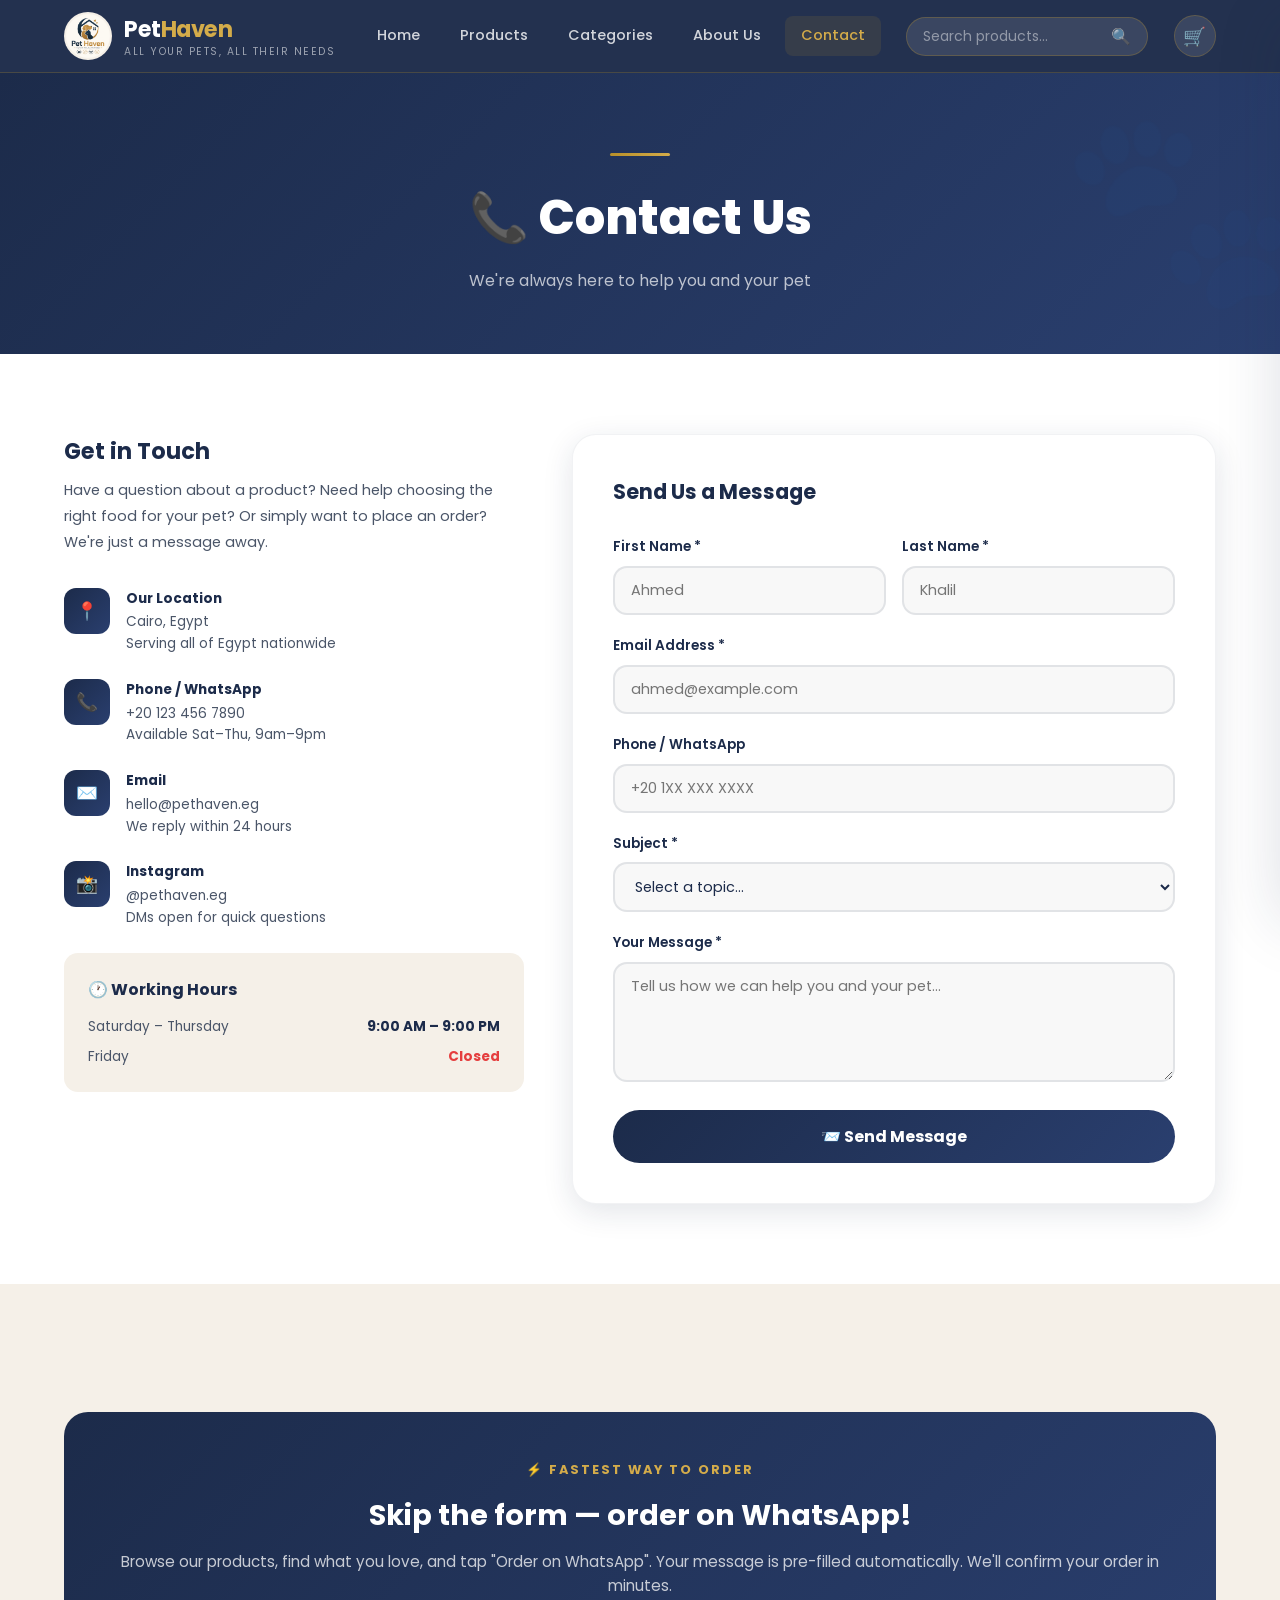
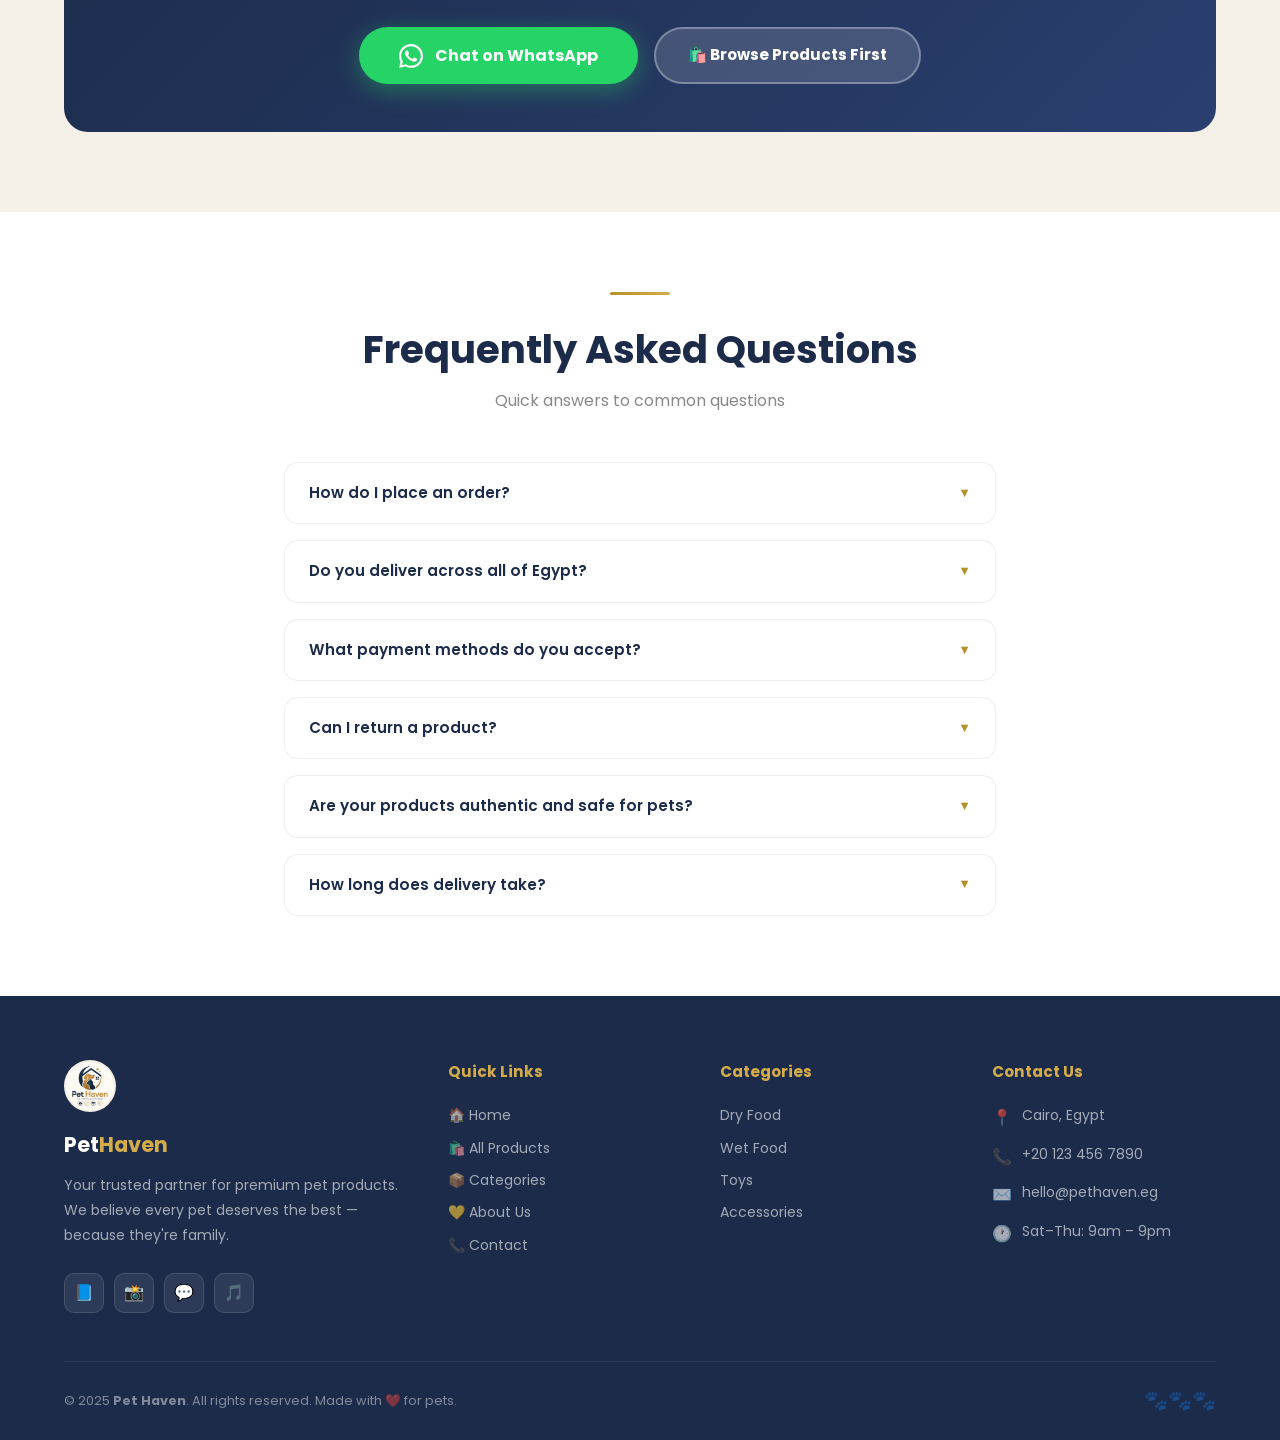
<file: contact.html>
<!DOCTYPE html>
<html lang="en">
<head>
  <meta charset="UTF-8">
  <meta name="viewport" content="width=device-width, initial-scale=1.0">
  <meta name="description" content="Contact Pet Haven – reach us via WhatsApp, email, or our contact form.">
  <title>Contact – Pet Haven</title>
  <link rel="stylesheet" href="style.css">
  <link rel="icon" href="data:image/svg+xml,<svg xmlns='http://www.w3.org/2000/svg' viewBox='0 0 100 100'><text y='.9em' font-size='90'>🐾</text></svg>">
  <style>
    .faq-list { display: flex; flex-direction: column; gap: 16px; }

    .faq-item {
      background: var(--white);
      border-radius: var(--radius);
      border: 1px solid rgba(28,43,74,0.08);
      overflow: hidden;
      transition: var(--transition);
    }

    .faq-question {
      display: flex;
      align-items: center;
      justify-content: space-between;
      padding: 18px 24px;
      cursor: pointer;
      font-weight: 600;
      font-size: 0.95rem;
      color: var(--navy);
      user-select: none;
    }

    .faq-question .arrow {
      font-size: 0.8rem;
      color: var(--gold);
      transition: transform 0.3s ease;
      flex-shrink: 0;
      margin-left: 12px;
    }

    .faq-item.open .arrow { transform: rotate(180deg); }

    .faq-answer {
      max-height: 0;
      overflow: hidden;
      transition: max-height 0.35s ease, padding 0.3s ease;
      font-size: 0.875rem;
      color: var(--text-mid);
      line-height: 1.8;
      padding: 0 24px;
    }

    .faq-item.open .faq-answer {
      max-height: 200px;
      padding: 0 24px 20px;
    }
  </style>
</head>
<body>

<!-- NAVIGATION -->
<header>
  <nav class="navbar">
    <div class="nav-container">
      <button class="mobile-search-toggle" id="mobileSearchToggle" aria-label="Search" aria-expanded="false">🔍</button>
      <a href="index.html" class="nav-logo">
        <img src="logo.jpeg" alt="Pet Haven Logo" width="48" height="48">
        <div class="logo-text">
          <span class="brand-pet">Pet</span><span class="brand-haven">Haven</span>
          <span class="brand-tag">All Your Pets, All Their Needs</span>
        </div>
      </a>
      <nav class="nav-links">
        <a href="index.html">Home</a>
        <a href="products.html">Products</a>
        <a href="categories.html">Categories</a>
        <a href="about.html">About Us</a>
        <a href="contact.html">Contact</a>
      </nav>
      <form class="nav-search" id="navSearchForm" role="search">
        <input type="search" placeholder="Search products..." aria-label="Search">
        <button type="submit">🔍</button>
      </form>
      <div class="nav-actions">
        <button class="cart-btn" id="cartBtn" aria-label="Open cart" aria-haspopup="dialog">
          🛒
          <span class="cart-count" id="cartCount">0</span>
        </button>
        <button class="hamburger" aria-label="Toggle menu"><span></span><span></span><span></span></button>
      </div>
    </div>
    <div class="mobile-menu">
      <a href="index.html">🏠 Home</a>
      <a href="products.html">🛍️ Products</a>
      <a href="categories.html">📦 Categories</a>
      <a href="about.html">💛 About Us</a>
      <a href="contact.html">📞 Contact</a>
      <form class="mobile-search" id="mobileSearchForm">
        <span>🔍</span><input type="search" placeholder="Search..." aria-label="Search">
      </form>
    </div>
    <div class="mobile-search-bar" id="mobileSearchBar">
      <form id="mobileHeaderSearchForm" role="search" aria-label="Search products">
        <input type="search" id="mobileHeaderSearchInput" placeholder="Search products..." aria-label="Search" autocomplete="off">
        <button type="submit" aria-label="Submit search">🔍</button>
      </form>
    </div>
  </nav>
</header>

<main>

  <section class="page-hero">
    <div class="gold-line"></div>
    <h1>📞 Contact Us</h1>
    <p>We're always here to help you and your pet</p>
  </section>

  <!-- Contact Section -->
  <section class="section">
    <div class="container">
      <div class="contact-grid">

        <!-- Contact Info -->
        <div class="contact-info">
          <h3>Get in Touch</h3>
          <p>
            Have a question about a product? Need help choosing the right food for your pet? Or simply want to place an order? We're just a message away.
          </p>

          <div class="contact-item">
            <div class="ci-icon">📍</div>
            <div>
              <h4>Our Location</h4>
              <p>Cairo, Egypt<br>Serving all of Egypt nationwide</p>
            </div>
          </div>

          <div class="contact-item">
            <div class="ci-icon">📞</div>
            <div>
              <h4>Phone / WhatsApp</h4>
              <p>+20 123 456 7890<br>Available Sat–Thu, 9am–9pm</p>
            </div>
          </div>

          <div class="contact-item">
            <div class="ci-icon">✉️</div>
            <div>
              <h4>Email</h4>
              <p>hello@pethaven.eg<br>We reply within 24 hours</p>
            </div>
          </div>

          <div class="contact-item">
            <div class="ci-icon">📸</div>
            <div>
              <h4>Instagram</h4>
              <p>@pethaven.eg<br>DMs open for quick questions</p>
            </div>
          </div>

          <!-- Working Hours -->
          <div style="background: var(--cream); border-radius: var(--radius); padding: 24px; margin-top: 8px;">
            <h4 style="color: var(--navy); font-weight: 700; margin-bottom: 14px;">🕐 Working Hours</h4>
            <div style="display: flex; justify-content: space-between; font-size: 0.85rem; color: var(--text-mid); margin-bottom: 8px;">
              <span>Saturday – Thursday</span><span style="font-weight: 700; color: var(--navy);">9:00 AM – 9:00 PM</span>
            </div>
            <div style="display: flex; justify-content: space-between; font-size: 0.85rem; color: var(--text-mid);">
              <span>Friday</span><span style="font-weight: 700; color: #e53e3e;">Closed</span>
            </div>
          </div>
        </div>

        <!-- Contact Form -->
        <div class="contact-form">
          <h3>Send Us a Message</h3>

          <form id="contactForm" novalidate>
            <div class="form-row">
              <div class="form-group">
                <label for="firstName">First Name *</label>
                <input type="text" id="firstName" placeholder="Ahmed" required>
              </div>
              <div class="form-group">
                <label for="lastName">Last Name *</label>
                <input type="text" id="lastName" placeholder="Khalil" required>
              </div>
            </div>

            <div class="form-group">
              <label for="email">Email Address *</label>
              <input type="email" id="email" placeholder="ahmed@example.com" required>
            </div>

            <div class="form-group">
              <label for="phone">Phone / WhatsApp</label>
              <input type="tel" id="phone" placeholder="+20 1XX XXX XXXX">
            </div>

            <div class="form-group">
              <label for="subject">Subject *</label>
              <select id="subject" required>
                <option value="" disabled selected>Select a topic...</option>
                <option value="order">Place an Order</option>
                <option value="product">Product Inquiry</option>
                <option value="delivery">Delivery Question</option>
                <option value="return">Return / Exchange</option>
                <option value="other">Other</option>
              </select>
            </div>

            <div class="form-group">
              <label for="message">Your Message *</label>
              <textarea id="message" placeholder="Tell us how we can help you and your pet..." required></textarea>
            </div>

            <button type="submit" class="btn-submit">
              📨 Send Message
            </button>
          </form>
        </div>

      </div>
    </div>
  </section>

  <!-- WhatsApp CTA -->
  <section class="section section-alt">
    <div class="container">
      <div class="whatsapp-cta">
        <p style="color: var(--gold-light); font-size: 0.8rem; font-weight: 700; letter-spacing: 2px; text-transform: uppercase; margin-bottom: 12px;">⚡ Fastest Way to Order</p>
        <h2>Skip the form — order on WhatsApp!</h2>
        <p>Browse our products, find what you love, and tap "Order on WhatsApp". Your message is pre-filled automatically. We'll confirm your order in minutes.</p>
        <div style="display: flex; gap: 16px; justify-content: center; flex-wrap: wrap;">
          <a href="https://wa.me/201029984030?text=Hello!%20I'd%20like%20to%20place%20an%20order%20from%20Pet%20Haven" target="_blank" rel="noopener" class="btn-wa-big">
            <svg viewBox="0 0 24 24" fill="currentColor" width="24" height="24"><path d="M17.472 14.382c-.297-.149-1.758-.867-2.03-.967-.273-.099-.471-.148-.67.15-.197.297-.767.966-.94 1.164-.173.199-.347.223-.644.075-.297-.15-1.255-.463-2.39-1.475-.883-.788-1.48-1.761-1.653-2.059-.173-.297-.018-.458.13-.606.134-.133.298-.347.446-.52.149-.174.198-.298.298-.497.099-.198.05-.371-.025-.52-.075-.149-.669-1.612-.916-2.207-.242-.579-.487-.5-.669-.51-.173-.008-.371-.01-.57-.01-.198 0-.52.074-.792.372-.272.297-1.04 1.016-1.04 2.479 0 1.462 1.065 2.875 1.213 3.074.149.198 2.096 3.2 5.077 4.487.709.306 1.262.489 1.694.625.712.227 1.36.195 1.871.118.571-.085 1.758-.719 2.006-1.413.248-.694.248-1.289.173-1.413-.074-.124-.272-.198-.57-.347z"/><path d="M12 0C5.373 0 0 5.373 0 12c0 2.124.558 4.118 1.532 5.848L.057 23.999l6.305-1.654A11.954 11.954 0 0012 24c6.627 0 12-5.373 12-12S18.627 0 12 0zm0 21.818a9.818 9.818 0 01-5.007-1.37l-.36-.214-3.733.979 1-3.628-.234-.373A9.817 9.817 0 012.182 12C2.182 6.578 6.578 2.182 12 2.182S21.818 6.578 21.818 12 17.422 21.818 12 21.818z"/></svg>
            Chat on WhatsApp
          </a>
          <a href="products.html" class="btn-primary" style="background: rgba(255,255,255,0.15); color: var(--white); box-shadow: none; border: 2px solid rgba(255,255,255,0.3);">
            🛍️ Browse Products First
          </a>
        </div>
      </div>
    </div>
  </section>

  <!-- FAQ -->
  <section class="section">
    <div class="container" style="max-width: 760px;">
      <div class="text-center">
        <div class="gold-line"></div>
        <h2 class="section-title">Frequently Asked Questions</h2>
        <p class="section-subtitle">Quick answers to common questions</p>
      </div>

      <div class="faq-list" id="faqList">

        <div class="faq-item">
          <div class="faq-question">
            How do I place an order?
            <span class="arrow">▼</span>
          </div>
          <div class="faq-answer">
            Simply browse our products, click the "Order on WhatsApp" button on any product card, and a WhatsApp message with the product name will open automatically. Just send it and we'll confirm your order!
          </div>
        </div>

        <div class="faq-item">
          <div class="faq-question">
            Do you deliver across all of Egypt?
            <span class="arrow">▼</span>
          </div>
          <div class="faq-answer">
            Yes! We deliver nationwide across Egypt. Delivery in Cairo and Giza is typically same-day or next-day. Other governorates usually take 2–4 business days.
          </div>
        </div>

        <div class="faq-item">
          <div class="faq-question">
            What payment methods do you accept?
            <span class="arrow">▼</span>
          </div>
          <div class="faq-answer">
            We accept cash on delivery, Vodafone Cash, Instapay, and bank transfers. We'll confirm the payment method that works best for you when you place your order on WhatsApp.
          </div>
        </div>

        <div class="faq-item">
          <div class="faq-question">
            Can I return a product?
            <span class="arrow">▼</span>
          </div>
          <div class="faq-answer">
            Yes! We offer hassle-free returns within 7 days of delivery for unopened products. Contact us on WhatsApp with your order details and we'll arrange the return quickly.
          </div>
        </div>

        <div class="faq-item">
          <div class="faq-question">
            Are your products authentic and safe for pets?
            <span class="arrow">▼</span>
          </div>
          <div class="faq-answer">
            Absolutely. We only source from trusted, authorized distributors. All products are 100% authentic from reputable brands like Royal Canin, Hill's, Kong, and more. Your pet's safety is our top priority.
          </div>
        </div>

        <div class="faq-item">
          <div class="faq-question">
            How long does delivery take?
            <span class="arrow">▼</span>
          </div>
          <div class="faq-answer">
            Cairo & Giza: same day or next day. Alexandria & major cities: 1–2 days. Other areas: 2–4 business days. We'll give you an exact estimate when you place your order.
          </div>
        </div>

      </div>
    </div>
  </section>

</main>

<!-- FOOTER -->
<footer class="footer">
  <div class="container">
    <div class="footer-grid">
      <div class="footer-brand">
        <img src="logo.jpeg" alt="Pet Haven Logo" width="52" height="52">
        <div class="brand-name">Pet<span>Haven</span></div>
        <p>Your trusted partner for premium pet products. We believe every pet deserves the best — because they're family.</p>
        <div class="social-links">
          <a href="#" class="social-link">📘</a>
          <a href="#" class="social-link">📸</a>
          <a href="https://wa.me/201029984030" class="social-link" target="_blank" rel="noopener">💬</a>
          <a href="#" class="social-link">🎵</a>
        </div>
      </div>
      <div class="footer-col">
        <h4>Quick Links</h4>
        <ul>
          <li><a href="index.html">🏠 Home</a></li>
          <li><a href="products.html">🛍️ All Products</a></li>
          <li><a href="categories.html">📦 Categories</a></li>
          <li><a href="about.html">💛 About Us</a></li>
          <li><a href="contact.html">📞 Contact</a></li>
        </ul>
      </div>
      <div class="footer-col">
        <h4>Categories</h4>
        <ul>
          <li><a href="products.html?category=dry-food">Dry Food</a></li>
          <li><a href="products.html?category=wet-food">Wet Food</a></li>
          <li><a href="products.html?category=toys">Toys</a></li>
          <li><a href="products.html?category=accessories">Accessories</a></li>
        </ul>
      </div>
      <div class="footer-col">
        <h4>Contact Us</h4>
        <div class="footer-contact-item"><span>📍</span><span>Cairo, Egypt</span></div>
        <div class="footer-contact-item"><span>📞</span><span>+20 123 456 7890</span></div>
        <div class="footer-contact-item"><span>✉️</span><span>hello@pethaven.eg</span></div>
        <div class="footer-contact-item"><span>🕐</span><span>Sat–Thu: 9am – 9pm</span></div>
      </div>
    </div>
    <div class="footer-bottom">
      <p>© 2025 <strong>Pet Haven</strong>. All rights reserved. Made with ❤️ for pets.</p>
      <span class="footer-paw">🐾🐾🐾</span>
    </div>
  </div>
</footer>

<button id="scrollTop" aria-label="Scroll to top">↑</button>

<!-- CART DRAWER -->
<div class="cart-overlay" id="cartOverlay"></div>
<aside class="cart-drawer" id="cartDrawer" role="dialog" aria-label="Shopping cart" aria-modal="true">
  <div class="cart-drawer-header">
    <h3>🛒 Your Cart</h3>
    <button class="cart-close" id="cartClose" aria-label="Close cart">✕</button>
  </div>
  <div class="cart-drawer-body" id="cartDrawerBody">
    <div class="cart-empty">
      <div class="icon">🛒</div>
      <h3>Your cart is empty</h3>
      <p>Add some products to get started!</p>
    </div>
  </div>
  <div class="cart-drawer-footer">
    <div class="cart-total-row">
      <span>Total</span>
      <span class="cart-total-amount" id="cartTotalAmount">0 EGP</span>
    </div>
    <button class="btn-whatsapp cart-whatsapp-btn" onclick="orderCartOnWhatsApp()">
      <svg viewBox="0 0 24 24" fill="currentColor"><path d="M17.472 14.382c-.297-.149-1.758-.867-2.03-.967-.273-.099-.471-.148-.67.15-.197.297-.767.966-.94 1.164-.173.199-.347.223-.644.075-.297-.15-1.255-.463-2.39-1.475-.883-.788-1.48-1.761-1.653-2.059-.173-.297-.018-.458.13-.606.134-.133.298-.347.446-.52.149-.174.198-.298.298-.497.099-.198.05-.371-.025-.52-.075-.149-.669-1.612-.916-2.207-.242-.579-.487-.5-.669-.51-.173-.008-.371-.01-.57-.01-.198 0-.52.074-.792.372-.272.297-1.04 1.016-1.04 2.479 0 1.462 1.065 2.875 1.213 3.074.149.198 2.096 3.2 5.077 4.487.709.306 1.262.489 1.694.625.712.227 1.36.195 1.871.118.571-.085 1.758-.719 2.006-1.413.248-.694.248-1.289.173-1.413-.074-.124-.272-.198-.57-.347z"/><path d="M12 0C5.373 0 0 5.373 0 12c0 2.124.558 4.118 1.532 5.848L.057 23.999l6.305-1.654A11.954 11.954 0 0012 24c6.627 0 12-5.373 12-12S18.627 0 12 0zm0 21.818a9.818 9.818 0 01-5.007-1.37l-.36-.214-3.733.979 1-3.628-.234-.373A9.817 9.817 0 012.182 12C2.182 6.578 6.578 2.182 12 2.182S21.818 6.578 21.818 12 17.422 21.818 12 21.818z"/></svg>
      Order on WhatsApp
    </button>
    <button class="cart-clear-btn" id="cartClearBtn">🗑️ Clear Cart</button>
  </div>
</aside>

<script src="script.js"></script>
<script>
  /* FAQ Accordion */
  document.querySelectorAll('.faq-question').forEach(q => {
    q.addEventListener('click', () => {
      const item = q.closest('.faq-item');
      const isOpen = item.classList.contains('open');
      // Close all
      document.querySelectorAll('.faq-item').forEach(i => i.classList.remove('open'));
      // Open clicked (if was closed)
      if (!isOpen) item.classList.add('open');
    });
  });
</script>
</body>
</html>
</file>
<file: style.css>
/* ================================================
   Pet Haven - Main Stylesheet
   Colors from logo: Navy #1C2B4A, Gold #B8902A, Cream #F5F0E8
   ================================================ */

/* ---------- Google Fonts ---------- */
@import url('https://fonts.googleapis.com/css2?family=Poppins:wght@300;400;500;600;700;800&family=Playfair+Display:ital,wght@0,700;1,600&display=swap');

/* ---------- CSS Variables ---------- */
:root {
  --navy:        #1C2B4A;
  --navy-light:  #2A3F6F;
  --gold:        #B8902A;
  --gold-light:  #D4AC4A;
  --gold-pale:   #F0E0A0;
  --cream:       #F5F0E8;
  --cream-dark:  #EDE5D6;
  --white:       #FFFFFF;
  --gray-light:  #F8F8F8;
  --gray:        #888;
  --text-dark:   #1C2B4A;
  --text-mid:    #4A5568;
  --shadow-sm:   0 2px 12px rgba(28,43,74,0.08);
  --shadow-md:   0 8px 30px rgba(28,43,74,0.12);
  --shadow-lg:   0 20px 60px rgba(28,43,74,0.15);
  --radius:      14px;
  --radius-lg:   24px;
  --transition:  all 0.3s cubic-bezier(0.4,0,0.2,1);
}

/* ---------- Reset & Base ---------- */
*, *::before, *::after { box-sizing: border-box; margin: 0; padding: 0; }

html {
  scroll-behavior: smooth;
  font-size: 16px;
}

body {
  font-family: 'Poppins', sans-serif;
  color: var(--text-dark);
  background: var(--white);
  line-height: 1.6;
  overflow-x: hidden;
}

img { max-width: 100%; display: block; }
a  { text-decoration: none; color: inherit; }
ul { list-style: none; }
button { cursor: pointer; font-family: inherit; }

/* ---------- Utility ---------- */
.container {
  max-width: 1200px;
  margin: 0 auto;
  padding: 0 24px;
}

.section-title {
  font-size: clamp(1.6rem, 3vw, 2.4rem);
  font-weight: 700;
  color: var(--navy);
  margin-bottom: 8px;
}

.section-subtitle {
  font-size: 1rem;
  color: var(--gray);
  margin-bottom: 48px;
}

.gold-line {
  display: inline-block;
  width: 60px;
  height: 3px;
  background: linear-gradient(90deg, var(--gold), var(--gold-light));
  border-radius: 2px;
  margin-bottom: 16px;
}

.text-center { text-align: center; }

/* ================================================
   NAVIGATION
   ================================================ */
.navbar {
  position: sticky;
  top: 0;
  z-index: 1000;
  background: rgba(28, 43, 74, 0.97);
  backdrop-filter: blur(12px);
  -webkit-backdrop-filter: blur(12px);
  border-bottom: 1px solid rgba(184,144,42,0.25);
  transition: var(--transition);
}

.navbar.scrolled {
  box-shadow: 0 4px 24px rgba(0,0,0,0.25);
}

.nav-container {
  max-width: 1200px;
  margin: 0 auto;
  padding: 0 24px;
  display: flex;
  align-items: center;
  justify-content: space-between;
  height: 72px;
}

/* Logo */
.nav-logo {
  display: flex;
  align-items: center;
  gap: 12px;
}

.nav-logo img {
  height: 48px;
  width: 48px;
  object-fit: contain;
  border-radius: 50%;
  background: var(--cream);
  padding: 2px;
}

.logo-text .brand-pet  { color: var(--white);    font-size: 1.4rem; font-weight: 700; letter-spacing: -0.5px; }
.logo-text .brand-haven{ color: var(--gold-light);font-size: 1.4rem; font-weight: 700; letter-spacing: -0.5px; }
.logo-text .brand-tag  { color: rgba(255,255,255,0.55); font-size: 0.65rem; letter-spacing: 1.5px; text-transform: uppercase; display: block; margin-top: -4px; }

/* Nav links */
.nav-links {
  display: flex;
  align-items: center;
  gap: 8px;
}

.nav-links a {
  color: rgba(255,255,255,0.8);
  font-size: 0.9rem;
  font-weight: 500;
  padding: 8px 16px;
  border-radius: 8px;
  transition: var(--transition);
}

.nav-links a:hover,
.nav-links a.active {
  color: var(--gold-light);
  background: rgba(184,144,42,0.12);
}

/* Search bar */
.nav-search {
  display: flex;
  align-items: center;
  background: rgba(255,255,255,0.1);
  border: 1px solid rgba(184,144,42,0.3);
  border-radius: 50px;
  padding: 6px 16px;
  gap: 8px;
  transition: var(--transition);
}

.nav-search:focus-within {
  background: rgba(255,255,255,0.15);
  border-color: var(--gold-light);
}

.nav-search input {
  background: none;
  border: none;
  outline: none;
  color: var(--white);
  font-size: 0.875rem;
  width: 180px;
  font-family: inherit;
}

.nav-search input::placeholder { color: rgba(255,255,255,0.45); }

.nav-search button {
  background: none;
  border: none;
  color: rgba(255,255,255,0.7);
  font-size: 1rem;
  padding: 0;
  transition: var(--transition);
}

.nav-search button:hover { color: var(--gold-light); }

/* Right-side nav actions (cart + hamburger) */
.nav-actions {
  display: flex;
  align-items: center;
  gap: 14px;
}

/* Hamburger */
.hamburger {
  display: none;
  flex-direction: column;
  gap: 5px;
  background: none;
  border: none;
  padding: 4px;
}

.hamburger span {
  display: block;
  width: 24px;
  height: 2px;
  background: var(--white);
  border-radius: 2px;
  transition: var(--transition);
}

.hamburger.open span:nth-child(1) { transform: translateY(7px) rotate(45deg); }
.hamburger.open span:nth-child(2) { opacity: 0; }
.hamburger.open span:nth-child(3) { transform: translateY(-7px) rotate(-45deg); }

/* Mobile-only header search icon (hidden on desktop; shown via media query below) */
.mobile-search-toggle {
  display: none;
  align-items: center;
  justify-content: center;
  background: rgba(255,255,255,0.1);
  border: 1px solid rgba(184,144,42,0.3);
  color: var(--white);
  width: 40px;
  height: 40px;
  border-radius: 50%;
  font-size: 1.05rem;
  flex-shrink: 0;
  transition: var(--transition);
}

.mobile-search-toggle:hover { background: rgba(184,144,42,0.18); }

/* Mobile-only slide-down search panel (hidden on desktop; shown via media query below) */
.mobile-search-bar { display: none; }

/* Mobile menu */
.mobile-menu {
  display: none;
  flex-direction: column;
  background: var(--navy);
  border-top: 1px solid rgba(184,144,42,0.2);
  padding: 16px 24px 24px;
  gap: 4px;
}

.mobile-menu.open { display: flex; }

.mobile-menu a {
  color: rgba(255,255,255,0.8);
  padding: 12px 16px;
  border-radius: 8px;
  font-size: 0.95rem;
  font-weight: 500;
  transition: var(--transition);
}

.mobile-menu a:hover { color: var(--gold-light); background: rgba(184,144,42,0.1); }

.mobile-search {
  display: flex;
  align-items: center;
  background: rgba(255,255,255,0.08);
  border: 1px solid rgba(184,144,42,0.25);
  border-radius: 50px;
  padding: 10px 16px;
  gap: 8px;
  margin-top: 8px;
}

.mobile-search input {
  background: none;
  border: none;
  outline: none;
  color: var(--white);
  font-size: 0.9rem;
  font-family: inherit;
  flex: 1;
}

.mobile-search input::placeholder { color: rgba(255,255,255,0.4); }
.mobile-search span { color: rgba(255,255,255,0.6); }

/* ================================================
   HERO
   ================================================ */
.hero {
  position: relative;
  min-height: 90vh;
  display: flex;
  align-items: center;
  overflow: hidden;
}

.hero-bg {
  position: absolute;
  inset: 0;
  background: url('banner.jpeg') center/cover no-repeat;
  transform: scale(1.05);
  transition: transform 8s ease-out;
}

.hero-bg.loaded { transform: scale(1); }

.hero-overlay {
  position: absolute;
  inset: 0;
  background: linear-gradient(
    105deg,
    rgba(28,43,74,0.88) 0%,
    rgba(28,43,74,0.6) 45%,
    rgba(28,43,74,0.2) 70%,
    transparent 100%
  );
}

.hero-content {
  position: relative;
  z-index: 2;
  max-width: 600px;
  padding: 60px 24px 60px 48px;
  animation: heroFadeIn 1s ease-out both;
}

@keyframes heroFadeIn {
  from { opacity: 0; transform: translateY(30px); }
  to   { opacity: 1; transform: translateY(0); }
}

.hero-badge {
  display: inline-flex;
  align-items: center;
  gap: 8px;
  background: rgba(184,144,42,0.2);
  border: 1px solid rgba(184,144,42,0.5);
  color: var(--gold-light);
  font-size: 0.8rem;
  font-weight: 600;
  letter-spacing: 1.5px;
  text-transform: uppercase;
  padding: 6px 16px;
  border-radius: 50px;
  margin-bottom: 24px;
}

.hero-badge span { font-size: 1rem; }

.hero-title {
  font-size: clamp(2.2rem, 5vw, 3.8rem);
  font-weight: 800;
  color: var(--white);
  line-height: 1.15;
  margin-bottom: 20px;
}

.hero-title .accent {
  color: var(--gold-light);
  font-style: italic;
  font-family: 'Playfair Display', serif;
}

.hero-desc {
  font-size: 1.05rem;
  color: rgba(255,255,255,0.8);
  margin-bottom: 36px;
  max-width: 480px;
  line-height: 1.8;
}

.hero-buttons {
  display: flex;
  gap: 16px;
  flex-wrap: wrap;
}

/* ---------- Buttons ---------- */
.btn-primary {
  display: inline-flex;
  align-items: center;
  gap: 8px;
  background: linear-gradient(135deg, var(--gold), var(--gold-light));
  color: var(--navy);
  font-size: 0.95rem;
  font-weight: 700;
  padding: 14px 32px;
  border-radius: 50px;
  border: none;
  box-shadow: 0 4px 20px rgba(184,144,42,0.4);
  transition: var(--transition);
}

.btn-primary:hover {
  transform: translateY(-2px);
  box-shadow: 0 8px 28px rgba(184,144,42,0.5);
}

.btn-secondary {
  display: inline-flex;
  align-items: center;
  gap: 8px;
  background: rgba(255,255,255,0.1);
  color: var(--white);
  font-size: 0.95rem;
  font-weight: 600;
  padding: 14px 32px;
  border-radius: 50px;
  border: 2px solid rgba(255,255,255,0.35);
  backdrop-filter: blur(8px);
  transition: var(--transition);
}

.btn-secondary:hover {
  background: rgba(255,255,255,0.2);
  border-color: rgba(255,255,255,0.6);
  transform: translateY(-2px);
}

/* Hero stats */
.hero-stats {
  position: absolute;
  bottom: 40px;
  right: 48px;
  z-index: 2;
  display: flex;
  gap: 32px;
  animation: heroFadeIn 1.2s 0.3s ease-out both;
}

.stat-item {
  text-align: center;
  background: rgba(255,255,255,0.1);
  backdrop-filter: blur(12px);
  border: 1px solid rgba(255,255,255,0.2);
  border-radius: var(--radius);
  padding: 16px 24px;
}

.stat-num {
  font-size: 1.8rem;
  font-weight: 800;
  color: var(--gold-light);
  display: block;
  line-height: 1;
}

.stat-label {
  font-size: 0.75rem;
  color: rgba(255,255,255,0.7);
  text-transform: uppercase;
  letter-spacing: 1px;
}

/* ================================================
   FEATURED PRODUCTS (Home)
   ================================================ */
.section { padding: 80px 0; }
.section-alt { background: var(--cream); }

/* ================================================
   CATEGORIES GRID
   ================================================ */
.categories-grid {
  display: grid;
  grid-template-columns: repeat(auto-fill, minmax(160px, 1fr));
  gap: 16px;
}

.category-card {
  background: var(--white);
  border: 2px solid transparent;
  border-radius: var(--radius);
  padding: 28px 16px 20px;
  text-align: center;
  cursor: pointer;
  transition: var(--transition);
  box-shadow: var(--shadow-sm);
  position: relative;
  overflow: hidden;
}

.category-card::before {
  content: '';
  position: absolute;
  inset: 0;
  background: linear-gradient(135deg, var(--navy) 0%, var(--navy-light) 100%);
  opacity: 0;
  transition: var(--transition);
}

.category-card:hover::before { opacity: 1; }

.category-card:hover {
  border-color: var(--gold);
  transform: translateY(-6px);
  box-shadow: var(--shadow-md);
}

.category-card .cat-icon {
  font-size: 2.4rem;
  margin-bottom: 12px;
  position: relative;
  z-index: 1;
  transition: var(--transition);
}

.category-card:hover .cat-icon { transform: scale(1.15); }

.category-card .cat-name {
  font-size: 0.85rem;
  font-weight: 600;
  color: var(--text-dark);
  position: relative;
  z-index: 1;
  transition: var(--transition);
}

.category-card:hover .cat-name { color: var(--white); }

.category-card .cat-count {
  font-size: 0.75rem;
  color: var(--gray);
  position: relative;
  z-index: 1;
  transition: var(--transition);
  margin-top: 4px;
}

.category-card:hover .cat-count { color: var(--gold-light); }

/* ================================================
   PRODUCT CARDS
   ================================================ */
.products-grid {
  display: grid;
  grid-template-columns: repeat(auto-fill, minmax(260px, 1fr));
  gap: 24px;
}

.product-card {
  background: var(--white);
  border-radius: var(--radius-lg);
  overflow: hidden;
  box-shadow: var(--shadow-sm);
  border: 1px solid rgba(28,43,74,0.06);
  transition: var(--transition);
  animation: cardFadeIn 0.5s ease-out both;
}

@keyframes cardFadeIn {
  from { opacity: 0; transform: translateY(20px); }
  to   { opacity: 1; transform: translateY(0); }
}

.product-card:hover {
  transform: translateY(-8px);
  box-shadow: var(--shadow-lg);
  border-color: rgba(184,144,42,0.2);
}

.product-img-wrap {
  position: relative;
  height: 220px;
  background: var(--cream);
  overflow: hidden;
}

.product-img-wrap img {
  width: 100%;
  height: 100%;
  object-fit: cover;
  transition: transform 0.5s ease;
}

.product-card:hover .product-img-wrap img { transform: scale(1.08); }

.product-badge {
  position: absolute;
  top: 14px;
  left: 14px;
  background: var(--gold);
  color: var(--navy);
  font-size: 0.7rem;
  font-weight: 700;
  padding: 4px 10px;
  border-radius: 50px;
  text-transform: uppercase;
  letter-spacing: 0.5px;
}

.product-pet-badge {
  position: absolute;
  top: 14px;
  right: 14px;
  background: rgba(28,43,74,0.85);
  color: var(--white);
  font-size: 0.75rem;
  font-weight: 600;
  padding: 4px 10px;
  border-radius: 50px;
  backdrop-filter: blur(6px);
}

.product-body {
  padding: 20px;
}

.product-category {
  font-size: 0.72rem;
  font-weight: 600;
  color: var(--gold);
  text-transform: uppercase;
  letter-spacing: 1px;
  margin-bottom: 6px;
}

.product-name {
  font-size: 1rem;
  font-weight: 700;
  color: var(--navy);
  margin-bottom: 8px;
  line-height: 1.3;
}

.product-desc {
  font-size: 0.82rem;
  color: var(--text-mid);
  margin-bottom: 16px;
  line-height: 1.6;
  display: -webkit-box;
  -webkit-line-clamp: 2;
  -webkit-box-orient: vertical;
  overflow: hidden;
}

.product-footer {
  display: flex;
  align-items: center;
  justify-content: space-between;
  gap: 12px;
}

.product-price {
  font-size: 1.25rem;
  font-weight: 800;
  color: var(--navy);
}

.product-price span {
  font-size: 0.75rem;
  font-weight: 500;
  color: var(--gray);
}

.btn-whatsapp {
  display: inline-flex;
  align-items: center;
  gap: 7px;
  background: linear-gradient(135deg, #25D366, #128C7E);
  color: var(--white);
  font-size: 0.8rem;
  font-weight: 600;
  padding: 10px 18px;
  border-radius: 50px;
  border: none;
  transition: var(--transition);
  white-space: nowrap;
}

.btn-whatsapp:hover {
  transform: translateY(-2px);
  box-shadow: 0 6px 20px rgba(37,211,102,0.35);
}

.btn-whatsapp svg {
  width: 16px;
  height: 16px;
  flex-shrink: 0;
}

.btn-addcart {
  display: inline-flex;
  align-items: center;
  gap: 7px;
  background: linear-gradient(135deg, var(--gold), var(--gold-light));
  color: var(--navy);
  font-size: 0.8rem;
  font-weight: 700;
  padding: 10px 18px;
  border-radius: 50px;
  border: none;
  transition: var(--transition);
  white-space: nowrap;
}

.btn-addcart:hover {
  transform: translateY(-2px);
  box-shadow: 0 6px 20px rgba(184,144,42,0.4);
}

.btn-addcart svg {
  width: 16px;
  height: 16px;
  flex-shrink: 0;
}

/* ================================================
   WHY CHOOSE US
   ================================================ */
.why-grid {
  display: grid;
  grid-template-columns: repeat(auto-fill, minmax(220px, 1fr));
  gap: 28px;
}

.why-card {
  background: var(--white);
  border-radius: var(--radius);
  padding: 36px 28px;
  text-align: center;
  box-shadow: var(--shadow-sm);
  border: 1px solid rgba(28,43,74,0.06);
  transition: var(--transition);
  position: relative;
  overflow: hidden;
}

.why-card::after {
  content: '';
  position: absolute;
  bottom: 0;
  left: 0;
  width: 100%;
  height: 3px;
  background: linear-gradient(90deg, var(--gold), var(--gold-light));
  transform: scaleX(0);
  transition: var(--transition);
}

.why-card:hover::after { transform: scaleX(1); }
.why-card:hover { transform: translateY(-6px); box-shadow: var(--shadow-md); }

.why-icon {
  width: 70px;
  height: 70px;
  background: linear-gradient(135deg, var(--cream), var(--cream-dark));
  border-radius: 50%;
  display: flex;
  align-items: center;
  justify-content: center;
  font-size: 1.8rem;
  margin: 0 auto 20px;
  transition: var(--transition);
}

.why-card:hover .why-icon {
  background: linear-gradient(135deg, var(--navy), var(--navy-light));
}

.why-card h3 {
  font-size: 1rem;
  font-weight: 700;
  color: var(--navy);
  margin-bottom: 10px;
}

.why-card p {
  font-size: 0.85rem;
  color: var(--text-mid);
  line-height: 1.7;
}

/* ================================================
   FILTERS (Products Page)
   ================================================ */
.filters-bar {
 
  background: var(--white);
  border-bottom: 1px solid rgba(28,43,74,0.08);
  padding: 20px 0;
  position: static;
  box-shadow: var(--shadow-sm);

}

.filters-inner {
  display: flex;
  align-items: center;
  gap: 12px;
  overflow-x: auto;
  padding-bottom: 4px;
  scrollbar-width: none;
}

.filters-inner::-webkit-scrollbar { display: none; }

.filter-btn {
  display: inline-flex;
  align-items: center;
  gap: 6px;
  padding: 8px 18px;
  border-radius: 50px;
  font-size: 0.85rem;
  font-weight: 600;
  border: 2px solid rgba(28,43,74,0.12);
  background: var(--white);
  color: var(--text-mid);
  white-space: nowrap;
  transition: var(--transition);
}

.filter-btn:hover,
.filter-btn.active {
  background: var(--navy);
  color: var(--white);
  border-color: var(--navy);
}

.filter-btn.active { background: linear-gradient(135deg, var(--navy), var(--navy-light)); }

/* Search bar (products page) */
.products-search-wrap {
  max-width: 500px;
  margin: 0 auto 32px;
  position: relative;
}

.products-search-wrap input {
  width: 100%;
  padding: 14px 50px 14px 20px;
  border: 2px solid rgba(28,43,74,0.1);
  border-radius: 50px;
  font-size: 0.95rem;
  font-family: inherit;
  outline: none;
  transition: var(--transition);
  background: var(--white);
}

.products-search-wrap input:focus { border-color: var(--gold); }
.products-search-wrap .search-icon {
  position: absolute;
  right: 16px;
  top: 50%;
  transform: translateY(-50%);
  color: var(--gray);
  font-size: 1.1rem;
  pointer-events: none;
}

/* No results */
.no-results {
  grid-column: 1 / -1;
  text-align: center;
  padding: 80px 20px;
}

.no-results .icon { font-size: 4rem; margin-bottom: 16px; }
.no-results h3 { font-size: 1.3rem; color: var(--navy); margin-bottom: 8px; }
.no-results p  { color: var(--gray); }

/* ================================================
   PAGE HERO (inner pages)
   ================================================ */
.page-hero {
  background: linear-gradient(135deg, var(--navy) 0%, var(--navy-light) 100%);
  padding: 80px 24px 60px;
  text-align: center;
  position: relative;
  overflow: hidden;
}

.page-hero::before {
  content: '🐾';
  position: absolute;
  font-size: 12rem;
  opacity: 0.04;
  top: -20px;
  right: -20px;
}

.page-hero h1 {
  font-size: clamp(2rem, 5vw, 3rem);
  font-weight: 800;
  color: var(--white);
  margin-bottom: 12px;
}

.page-hero p {
  color: rgba(255,255,255,0.7);
  font-size: 1rem;
  max-width: 500px;
  margin: 0 auto;
}

.page-hero .gold-line { background: linear-gradient(90deg, var(--gold), var(--gold-light)); }

/* ================================================
   ABOUT PAGE
   ================================================ */
.about-grid {
  display: grid;
  grid-template-columns: 1fr 1fr;
  gap: 60px;
  align-items: center;
}

.about-img-wrap {
  position: relative;
  border-radius: var(--radius-lg);
  overflow: hidden;
  box-shadow: var(--shadow-lg);
}

.about-img-wrap img { width: 100%; height: 420px; object-fit: cover; }

.about-img-badge {
  position: absolute;
  bottom: 24px;
  left: 24px;
  background: var(--gold);
  color: var(--navy);
  padding: 12px 20px;
  border-radius: var(--radius);
  font-weight: 700;
  font-size: 0.9rem;
  box-shadow: 0 4px 16px rgba(0,0,0,0.2);
}

.about-content .section-title { margin-bottom: 16px; }

.about-content p {
  color: var(--text-mid);
  font-size: 0.95rem;
  line-height: 1.9;
  margin-bottom: 20px;
}

.about-features {
  display: grid;
  grid-template-columns: 1fr 1fr;
  gap: 16px;
  margin-top: 28px;
}

.about-feature {
  display: flex;
  align-items: flex-start;
  gap: 12px;
}

.about-feature .af-icon {
  width: 40px;
  height: 40px;
  background: linear-gradient(135deg, var(--cream), var(--cream-dark));
  border-radius: 10px;
  display: flex;
  align-items: center;
  justify-content: center;
  font-size: 1.1rem;
  flex-shrink: 0;
}

.about-feature h4 { font-size: 0.9rem; color: var(--navy); font-weight: 700; }
.about-feature p  { font-size: 0.8rem; color: var(--gray); margin-top: 2px; }

/* Team */
.team-grid {
  display: grid;
  grid-template-columns: repeat(auto-fill, minmax(200px, 1fr));
  gap: 24px;
}

.team-card {
  text-align: center;
  background: var(--white);
  border-radius: var(--radius-lg);
  padding: 32px 20px;
  box-shadow: var(--shadow-sm);
  border: 1px solid rgba(28,43,74,0.06);
  transition: var(--transition);
}

.team-card:hover { transform: translateY(-6px); box-shadow: var(--shadow-md); }

.team-avatar {
  width: 80px;
  height: 80px;
  border-radius: 50%;
  font-size: 2.5rem;
  display: flex;
  align-items: center;
  justify-content: center;
  margin: 0 auto 16px;
  background: linear-gradient(135deg, var(--cream), var(--cream-dark));
  border: 3px solid var(--gold-pale);
}

.team-card h3 { font-size: 1rem; color: var(--navy); font-weight: 700; }
.team-card p  { font-size: 0.8rem; color: var(--gold); font-weight: 600; margin-top: 4px; }

/* ================================================
   CONTACT PAGE
   ================================================ */
.contact-grid {
  display: grid;
  grid-template-columns: 1fr 1.4fr;
  gap: 48px;
}

.contact-info h3 { font-size: 1.4rem; font-weight: 700; color: var(--navy); margin-bottom: 8px; }
.contact-info > p { color: var(--text-mid); font-size: 0.9rem; line-height: 1.8; margin-bottom: 32px; }

.contact-item {
  display: flex;
  align-items: flex-start;
  gap: 16px;
  margin-bottom: 24px;
}

.contact-item .ci-icon {
  width: 46px;
  height: 46px;
  border-radius: 12px;
  background: linear-gradient(135deg, var(--navy), var(--navy-light));
  display: flex;
  align-items: center;
  justify-content: center;
  font-size: 1.1rem;
  flex-shrink: 0;
}

.contact-item h4 { font-size: 0.85rem; font-weight: 700; color: var(--navy); }
.contact-item p  { font-size: 0.85rem; color: var(--text-mid); margin-top: 2px; }

.contact-form {
  background: var(--white);
  border-radius: var(--radius-lg);
  padding: 40px;
  box-shadow: var(--shadow-md);
  border: 1px solid rgba(28,43,74,0.06);
}

.contact-form h3 { font-size: 1.3rem; font-weight: 700; color: var(--navy); margin-bottom: 28px; }

.form-group { margin-bottom: 20px; }

.form-group label {
  display: block;
  font-size: 0.85rem;
  font-weight: 600;
  color: var(--navy);
  margin-bottom: 8px;
}

.form-group input,
.form-group textarea,
.form-group select {
  width: 100%;
  padding: 12px 16px;
  border: 2px solid rgba(28,43,74,0.1);
  border-radius: var(--radius);
  font-size: 0.9rem;
  font-family: inherit;
  outline: none;
  transition: var(--transition);
  background: var(--gray-light);
  color: var(--text-dark);
}

.form-group input:focus,
.form-group textarea:focus,
.form-group select:focus {
  border-color: var(--gold);
  background: var(--white);
  box-shadow: 0 0 0 3px rgba(184,144,42,0.1);
}

.form-group textarea { resize: vertical; min-height: 120px; }

.form-row { display: grid; grid-template-columns: 1fr 1fr; gap: 16px; }

.btn-submit {
  width: 100%;
  padding: 14px;
  background: linear-gradient(135deg, var(--navy), var(--navy-light));
  color: var(--white);
  font-size: 1rem;
  font-weight: 700;
  border: none;
  border-radius: 50px;
  transition: var(--transition);
  display: flex;
  align-items: center;
  justify-content: center;
  gap: 10px;
}

.btn-submit:hover {
  transform: translateY(-2px);
  box-shadow: 0 8px 24px rgba(28,43,74,0.3);
}

.whatsapp-cta {
  background: linear-gradient(135deg, var(--navy), var(--navy-light));
  border-radius: var(--radius-lg);
  padding: 48px 40px;
  text-align: center;
  color: var(--white);
  margin-top: 48px;
}

.whatsapp-cta h2 { font-size: 1.8rem; font-weight: 700; margin-bottom: 12px; }
.whatsapp-cta p  { color: rgba(255,255,255,0.75); margin-bottom: 28px; font-size: 0.95rem; }

.btn-wa-big {
  display: inline-flex;
  align-items: center;
  gap: 12px;
  background: #25D366;
  color: var(--white);
  font-size: 1rem;
  font-weight: 700;
  padding: 16px 40px;
  border-radius: 50px;
  border: none;
  transition: var(--transition);
  box-shadow: 0 6px 24px rgba(37,211,102,0.4);
}

.btn-wa-big:hover {
  transform: translateY(-3px);
  box-shadow: 0 10px 32px rgba(37,211,102,0.5);
  background: #20c05c;
}

/* ================================================
   FOOTER
   ================================================ */
.footer {
  background: var(--navy);
  color: var(--white);
  padding: 64px 0 0;
}

.footer-grid {
  display: grid;
  grid-template-columns: 1.5fr 1fr 1fr 1fr;
  gap: 48px;
  padding-bottom: 48px;
}

.footer-brand img {
  height: 52px;
  width: 52px;
  border-radius: 50%;
  background: var(--cream);
  padding: 2px;
  object-fit: contain;
  margin-bottom: 16px;
}

.footer-brand .brand-name {
  font-size: 1.3rem;
  font-weight: 700;
  margin-bottom: 12px;
}

.footer-brand .brand-name span { color: var(--gold-light); }

.footer-brand p {
  color: rgba(255,255,255,0.6);
  font-size: 0.875rem;
  line-height: 1.8;
  margin-bottom: 24px;
}

.social-links { display: flex; gap: 10px; }

.social-link {
  width: 40px;
  height: 40px;
  background: rgba(255,255,255,0.08);
  border: 1px solid rgba(255,255,255,0.12);
  border-radius: 10px;
  display: flex;
  align-items: center;
  justify-content: center;
  font-size: 1rem;
  transition: var(--transition);
}

.social-link:hover {
  background: var(--gold);
  border-color: var(--gold);
  transform: translateY(-3px);
}

.footer-col h4 {
  font-size: 0.95rem;
  font-weight: 700;
  margin-bottom: 20px;
  color: var(--gold-light);
}

.footer-col ul { display: flex; flex-direction: column; gap: 10px; }

.footer-col ul li a {
  color: rgba(255,255,255,0.6);
  font-size: 0.875rem;
  transition: var(--transition);
  display: flex;
  align-items: center;
  gap: 6px;
}

.footer-col ul li a:hover { color: var(--gold-light); padding-left: 4px; }

.footer-contact-item {
  display: flex;
  align-items: flex-start;
  gap: 10px;
  margin-bottom: 12px;
  color: rgba(255,255,255,0.6);
  font-size: 0.875rem;
}

.footer-contact-item span:first-child { font-size: 1rem; flex-shrink: 0; margin-top: 1px; }

.footer-bottom {
  border-top: 1px solid rgba(255,255,255,0.08);
  padding: 24px 0;
  display: flex;
  align-items: center;
  justify-content: space-between;
  gap: 16px;
}

.footer-bottom p { font-size: 0.8rem; color: rgba(255,255,255,0.45); }
.footer-bottom a { color: var(--gold-light); }

.footer-paw { font-size: 1.2rem; opacity: 0.5; }

/* ================================================
   SCROLL TO TOP
   ================================================ */
#scrollTop {
  position: fixed;
  bottom: 32px;
  right: 32px;
  width: 48px;
  height: 48px;
  background: linear-gradient(135deg, var(--gold), var(--gold-light));
  color: var(--navy);
  border: none;
  border-radius: 50%;
  font-size: 1.2rem;
  display: flex;
  align-items: center;
  justify-content: center;
  box-shadow: 0 4px 16px rgba(184,144,42,0.4);
  opacity: 0;
  pointer-events: none;
  transition: var(--transition);
  z-index: 999;
}

#scrollTop.visible {
  opacity: 1;
  pointer-events: all;
}

#scrollTop:hover { transform: translateY(-3px) scale(1.1); }

/* ================================================
   TOAST
   ================================================ */
.toast {
  position: fixed;
  bottom: 96px;
  right: 32px;
  background: var(--navy);
  color: var(--white);
  padding: 14px 24px;
  border-radius: var(--radius);
  font-size: 0.875rem;
  font-weight: 500;
  display: flex;
  align-items: center;
  gap: 10px;
  box-shadow: var(--shadow-lg);
  transform: translateY(16px);
  opacity: 0;
  pointer-events: none;
  transition: all 0.35s ease;
  z-index: 1100;
  max-width: 300px;
  border-left: 4px solid var(--gold);
}

.toast.show { transform: translateY(0); opacity: 1; }

/* ================================================
   LAZY IMAGE
   ================================================ */
img.lazy {
  opacity: 0;
  transition: opacity 0.5s ease;
}

img.lazy.loaded { opacity: 1; }

/* ================================================
   CART SYSTEM
   ================================================ */
.cart-btn {
  position: relative;
  display: inline-flex;
  align-items: center;
  justify-content: center;
  width: 42px;
  height: 42px;
  background: rgba(255,255,255,0.1);
  border: 1px solid rgba(184,144,42,0.3);
  border-radius: 50%;
  color: var(--white);
  font-size: 1.15rem;
  flex-shrink: 0;
  transition: var(--transition);
}

.cart-btn:hover {
  background: rgba(184,144,42,0.18);
  border-color: var(--gold-light);
  transform: translateY(-2px);
}

.cart-count {
  position: absolute;
  top: -6px;
  right: -6px;
  min-width: 20px;
  height: 20px;
  padding: 0 5px;
  background: linear-gradient(135deg, var(--gold), var(--gold-light));
  color: var(--navy);
  font-size: 0.7rem;
  font-weight: 800;
  border-radius: 50px;
  display: flex;
  align-items: center;
  justify-content: center;
  box-shadow: 0 2px 8px rgba(0,0,0,0.25);
  transform: scale(0);
  transition: transform 0.3s cubic-bezier(0.34,1.56,0.64,1);
}

.cart-count.show { transform: scale(1); }
.cart-count.bump { animation: cartBump 0.4s ease; }

@keyframes cartBump {
  0%   { transform: scale(1); }
  40%  { transform: scale(1.4); }
  100% { transform: scale(1); }
}

/* Overlay behind drawer */
.cart-overlay {
  position: fixed;
  inset: 0;
  background: rgba(28,43,74,0.55);
  backdrop-filter: blur(2px);
  opacity: 0;
  pointer-events: none;
  transition: opacity 0.35s ease;
  z-index: 1400;
}

.cart-overlay.open {
  opacity: 1;
  pointer-events: all;
}

/* Drawer panel */
.cart-drawer {
  position: fixed;
  top: 0;
  right: 0;
  height: 100vh;
  width: 420px;
  max-width: 92vw;
  background: var(--white);
  box-shadow: var(--shadow-lg);
  z-index: 1500;
  display: flex;
  flex-direction: column;
  transform: translateX(100%);
  transition: transform 0.4s cubic-bezier(0.4,0,0.2,1);
}

.cart-drawer.open { transform: translateX(0); }

.cart-drawer-header {
  display: flex;
  align-items: center;
  justify-content: space-between;
  padding: 22px 24px;
  background: var(--navy);
  border-bottom: 3px solid var(--gold);
  flex-shrink: 0;
}

.cart-drawer-header h3 {
  color: var(--white);
  font-size: 1.15rem;
  font-weight: 700;
}

.cart-close {
  background: rgba(255,255,255,0.1);
  border: none;
  color: var(--white);
  width: 34px;
  height: 34px;
  border-radius: 50%;
  font-size: 1rem;
  display: flex;
  align-items: center;
  justify-content: center;
  transition: var(--transition);
}

.cart-close:hover { background: rgba(184,144,42,0.3); }

.cart-drawer-body {
  flex: 1;
  overflow-y: auto;
  padding: 8px 20px;
}

.cart-empty {
  text-align: center;
  padding: 60px 20px;
  color: var(--gray);
}

.cart-empty .icon { font-size: 3rem; margin-bottom: 12px; }
.cart-empty h3 { color: var(--text-dark); font-size: 1.05rem; margin-bottom: 6px; }
.cart-empty p { font-size: 0.85rem; }

.cart-item {
  display: flex;
  gap: 12px;
  padding: 16px 0;
  border-bottom: 1px solid var(--cream-dark);
  animation: cartItemIn 0.3s ease;
}

@keyframes cartItemIn {
  from { opacity: 0; transform: translateY(8px); }
  to   { opacity: 1; transform: translateY(0); }
}

.cart-item-img {
  width: 64px;
  height: 64px;
  border-radius: 10px;
  object-fit: cover;
  flex-shrink: 0;
  background: var(--cream);
}

.cart-item-info { flex: 1; min-width: 0; }

.cart-item-name {
  font-size: 0.88rem;
  font-weight: 600;
  color: var(--text-dark);
  margin-bottom: 4px;
  line-height: 1.3;
}

.cart-item-price {
  font-size: 0.82rem;
  color: var(--gold);
  font-weight: 700;
  margin-bottom: 10px;
}

.cart-item-price span { font-weight: 500; }

.cart-item-controls {
  display: flex;
  align-items: center;
  justify-content: space-between;
}

.cart-qty {
  display: flex;
  align-items: center;
  gap: 10px;
  background: var(--gray-light);
  border-radius: 50px;
  padding: 4px 6px;
}

.cart-qty button {
  width: 24px;
  height: 24px;
  border-radius: 50%;
  border: none;
  background: var(--white);
  color: var(--navy);
  font-weight: 700;
  font-size: 0.9rem;
  box-shadow: 0 1px 4px rgba(0,0,0,0.15);
  display: flex;
  align-items: center;
  justify-content: center;
  transition: var(--transition);
}

.cart-qty button:hover { background: var(--gold-pale); }

.cart-qty span {
  font-size: 0.85rem;
  font-weight: 700;
  min-width: 16px;
  text-align: center;
}

.cart-item-remove {
  background: none;
  border: none;
  color: var(--gray);
  font-size: 0.95rem;
  padding: 4px;
  border-radius: 6px;
  transition: var(--transition);
}

.cart-item-remove:hover { color: #D9534F; background: rgba(217,83,79,0.08); }

.cart-drawer-footer {
  padding: 20px;
  border-top: 1px solid var(--cream-dark);
  background: var(--cream);
  flex-shrink: 0;
}

.cart-total-row {
  display: flex;
  align-items: center;
  justify-content: space-between;
  margin-bottom: 16px;
}

.cart-total-row span:first-child {
  font-size: 0.95rem;
  color: var(--text-mid);
  font-weight: 600;
}

.cart-total-amount {
  font-size: 1.4rem;
  font-weight: 800;
  color: var(--navy);
}

.cart-whatsapp-btn,
.cart-clear-btn {
  width: 100%;
  justify-content: center;
}

.cart-whatsapp-btn { margin-bottom: 10px; padding: 14px; font-size: 0.9rem; }

.cart-clear-btn {
  background: none;
  border: 1px solid #ddd;
  color: var(--gray);
  padding: 10px;
  border-radius: 50px;
  font-size: 0.8rem;
  font-weight: 600;
  display: flex;
  align-items: center;
  gap: 6px;
  transition: var(--transition);
}

.cart-clear-btn:hover { border-color: #D9534F; color: #D9534F; }

/* ================================================
   RESPONSIVE
   ================================================ */
@media (max-width: 1024px) {
  .footer-grid { grid-template-columns: 1fr 1fr; }
  .about-grid  { grid-template-columns: 1fr; }
  .contact-grid{ grid-template-columns: 1fr; }
  .hero-stats  { position: static; justify-content: center; padding: 0 24px 40px; }
  .hero { flex-direction: column; }
  .hero-content { padding: 60px 24px 24px; }
}

@media (max-width: 768px) {
  .nav-links, .nav-search { display: none; }
  .hamburger { display: flex; }
  .hero-stats { flex-wrap: wrap; gap: 16px; }
  .about-features { grid-template-columns: 1fr; }
  .form-row { grid-template-columns: 1fr; }
  .footer-grid { grid-template-columns: 1fr; gap: 32px; }
  .footer-bottom { flex-direction: column; text-align: center; }
  .products-grid { grid-template-columns: repeat(auto-fill, minmax(220px, 1fr)); }
  .contact-form { padding: 28px 20px; }
  .cart-drawer { width: 100%; }
}

@media (max-width: 480px) {
  .hero-buttons { flex-direction: column; }
  .btn-primary, .btn-secondary { justify-content: center; }
  .categories-grid { grid-template-columns: repeat(3, 1fr); }
  .products-grid { grid-template-columns: 1fr 1fr; gap: 14px; }
  .product-body { padding: 14px; }
  .product-footer { flex-direction: column; align-items: stretch; }
  .btn-whatsapp, .btn-addcart { justify-content: center; }
  #scrollTop { right: 16px; bottom: 16px; }
  .cart-btn { width: 38px; height: 38px; }
}

/* ================================================
   MOBILE EXPERIENCE REDESIGN
   Phones & small tablets only (<=768px).
   Desktop layout above this breakpoint is untouched.
   ================================================ */
@media (max-width: 768px) {

  /* ---------- Header: logo centered, search icon + hamburger ---------- */
  .nav-container {
    display: grid;
    grid-template-columns: 1fr auto 1fr;
    align-items: center;
    height: 60px;
    padding: 0 14px;
  }

  .mobile-search-toggle {
    display: flex;
    grid-column: 1;
    justify-self: start;
  }

  .nav-logo {
    grid-column: 2;
    justify-self: center;
    gap: 8px;
  }

  .nav-logo img { height: 36px; width: 36px; }
  .logo-text .brand-pet,
  .logo-text .brand-haven { font-size: 1rem; }
  .logo-text .brand-tag { display: none; } /* decluttered: tagline hidden on small header */

  .nav-actions {
    grid-column: 3;
    justify-self: end;
    gap: 8px;
  }

  .cart-btn { width: 38px; height: 38px; font-size: 1rem; }
  .hamburger { padding: 6px; }

  /* Slide-down search panel triggered by the header search icon */
  .mobile-search-bar {
    display: block;
    max-height: 0;
    overflow: hidden;
    background: var(--navy-light);
    transition: max-height 0.35s ease;
  }

  .mobile-search-bar.open { max-height: 78px; }

  .mobile-search-bar form {
    display: flex;
    align-items: center;
    gap: 10px;
    padding: 14px 16px;
  }

  .mobile-search-bar input {
    flex: 1;
    background: rgba(255,255,255,0.1);
    border: 1px solid rgba(184,144,42,0.3);
    border-radius: 50px;
    padding: 11px 18px;
    color: var(--white);
    font-size: 0.9rem;
    font-family: inherit;
    outline: none;
  }

  .mobile-search-bar input::placeholder { color: rgba(255,255,255,0.45); }

  .mobile-search-bar button[type="submit"] {
    width: 40px;
    height: 40px;
    flex-shrink: 0;
    border-radius: 50%;
    background: linear-gradient(135deg, var(--gold), var(--gold-light));
    border: none;
    color: var(--navy);
    font-size: 1rem;
    display: flex;
    align-items: center;
    justify-content: center;
  }

  /* Sticky filter bar (products page) sits flush under the shorter mobile header */
  .filters-bar { top: 60px; }

  /* Mobile menu: bigger, easier one-handed tap targets */
  .mobile-menu a { padding: 14px 16px; font-size: 1rem; min-height: 48px; display: flex; align-items: center; }

  /* ---------- Comfortable, compact section spacing ---------- */
  .container { padding: 0 16px; }
  .section { padding: 44px 0; }
  .section-subtitle { margin-bottom: 26px; }

  /* ---------- Hero banner: shorter, centered, fast-feeling ---------- */
  .hero { min-height: 60vh; }
  .hero-bg { transition: transform 0.6s ease-out; } /* subtle, snappier than desktop's slow zoom */
  .hero-overlay { background: rgba(28,43,74,0.72); } /* flat overlay keeps centered text legible */

  .hero-content {
    max-width: 100%;
    padding: 88px 20px 28px;
    text-align: center;
    margin: 0 auto;
  }

  .hero-badge { margin: 0 auto 18px; }
  .hero-title { font-size: clamp(1.7rem, 7vw, 2.3rem); }
  .hero-desc { margin: 0 auto 24px; font-size: 0.9rem; max-width: 100%; }
  .hero-buttons { justify-content: center; }

  .hero-stats { gap: 10px; padding: 0 16px 32px; }
  .stat-item { padding: 10px 14px; flex: 1; }
  .stat-num { font-size: 1.25rem; }
  .stat-label { font-size: 0.62rem; }

  /* ---------- Categories: horizontal scroll, icon cards, easy thumb swipe ---------- */
  .categories-grid {
    display: flex;
    grid-template-columns: none;
    gap: 12px;
    overflow-x: auto;
    scroll-snap-type: x mandatory;
    -webkit-overflow-scrolling: touch;
    scrollbar-width: none;
    padding: 4px 2px 10px;
    margin: 0 -2px;
  }

  .categories-grid::-webkit-scrollbar { display: none; }

  .category-card {
    flex: 0 0 88px;
    scroll-snap-align: start;
    padding: 16px 6px 12px;
  }

  .category-card .cat-icon { font-size: 1.9rem; margin-bottom: 6px; }
  .category-card .cat-name { font-size: 0.72rem; line-height: 1.3; }
  .category-card .cat-count { display: none; } /* decluttered for quick scanning */

  /* ---------- Best Selling / product cards: clean, scannable, big tap targets ---------- */
  .products-grid { grid-template-columns: repeat(2, 1fr); gap: 12px; }

  .product-card { border-radius: 16px; }
  .product-img-wrap { height: 128px; }

  .product-body { padding: 12px; }
  .product-category { display: none; } /* decluttered */
  .product-desc { display: none; }      /* decluttered: image + name + price + button only */

  .product-name {
    font-size: 0.84rem;
    margin-bottom: 8px;
    display: -webkit-box;
    -webkit-line-clamp: 2;
    -webkit-box-orient: vertical;
    overflow: hidden;
    min-height: 2.3em;
  }

  .product-badge, .product-pet-badge { font-size: 0.6rem; padding: 3px 8px; top: 10px; }
  .product-price { font-size: 1rem; }

  .product-footer { flex-direction: column; align-items: stretch; gap: 8px; }

  .btn-addcart, .btn-whatsapp {
    width: 100%;
    justify-content: center;
    padding: 11px 14px;
    font-size: 0.78rem;
    min-height: 42px; /* comfortable one-thumb tap target */
  }

  /* ---------- Filter chips: bigger tap targets ---------- */
  .filter-btn { padding: 10px 18px; }

  /* ---------- Cart drawer items: slightly larger touch zones ---------- */
  .cart-qty button { width: 30px; height: 30px; }
  .cart-item-remove { padding: 8px; }
}

@media (prefers-reduced-motion: reduce) {
  *, *::before, *::after { animation-duration: 0.01ms !important; transition-duration: 0.01ms !important; }
}
</file>
